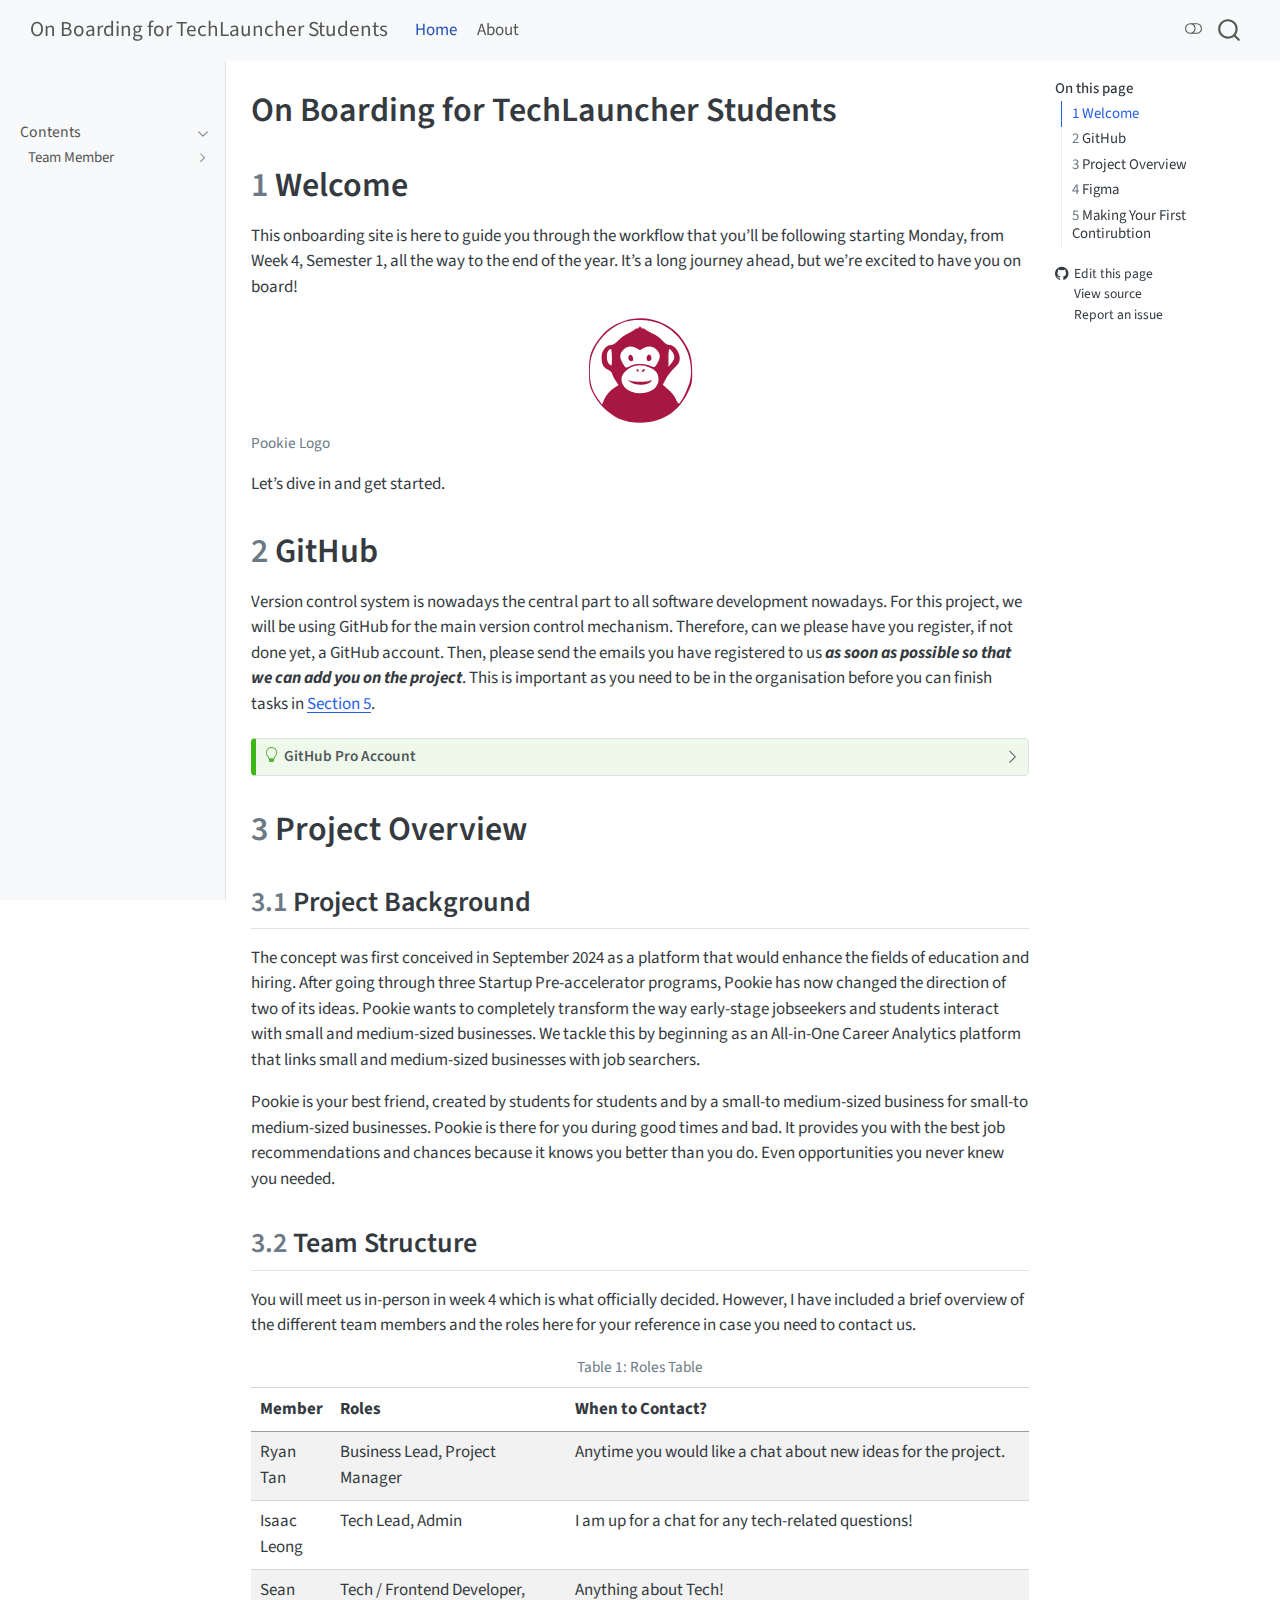
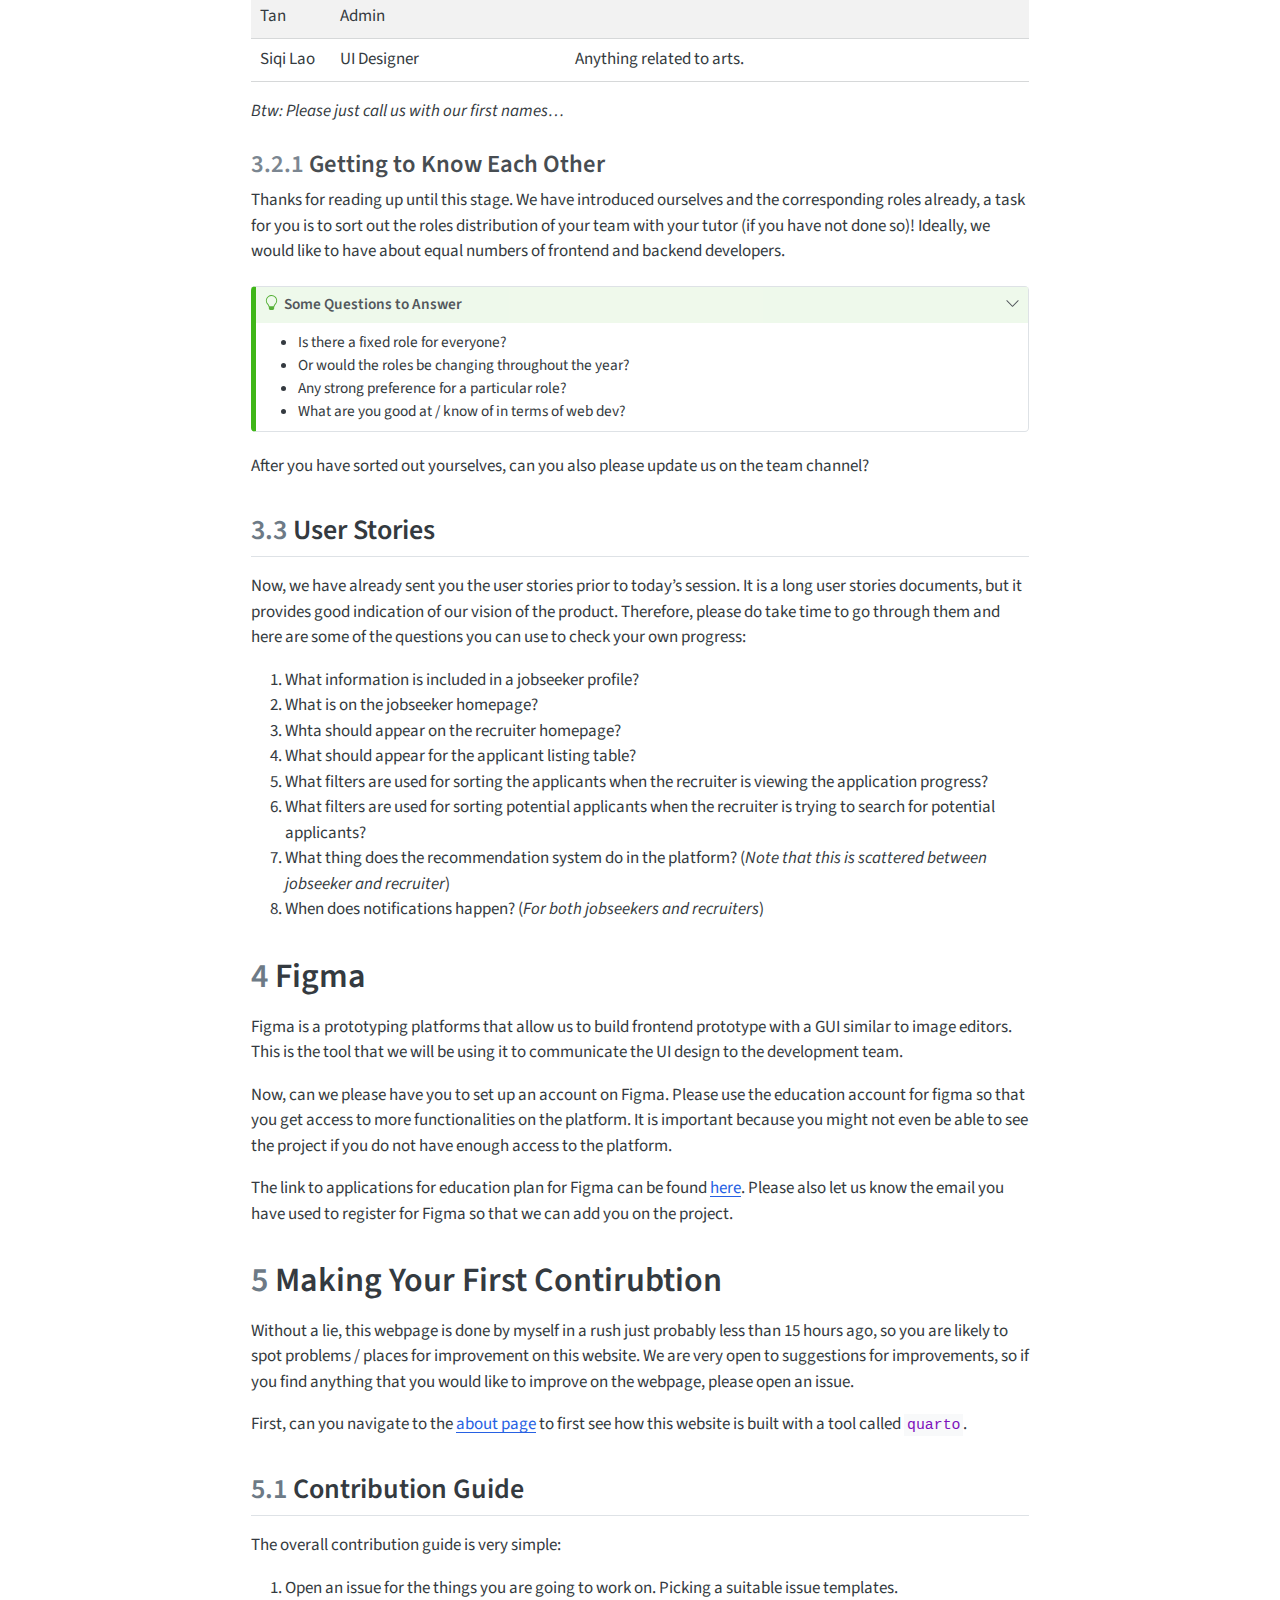
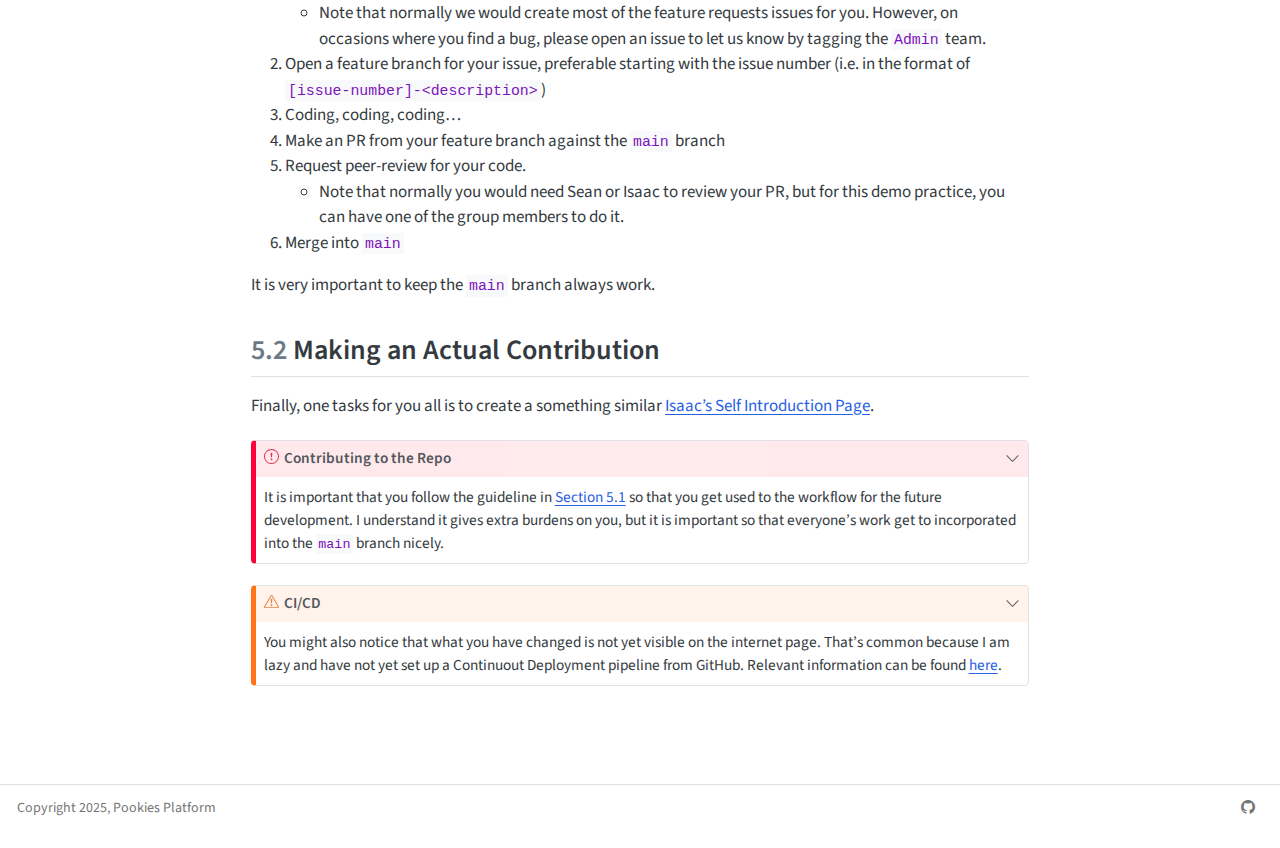
<file: index.html>
<!DOCTYPE html>
<html xmlns="http://www.w3.org/1999/xhtml" lang="en" xml:lang="en"><head>

<meta charset="utf-8">
<meta name="generator" content="quarto-1.6.40">

<meta name="viewport" content="width=device-width, initial-scale=1.0, user-scalable=yes">


<title>On Boarding for TechLauncher Students</title>
<style>
code{white-space: pre-wrap;}
span.smallcaps{font-variant: small-caps;}
div.columns{display: flex; gap: min(4vw, 1.5em);}
div.column{flex: auto; overflow-x: auto;}
div.hanging-indent{margin-left: 1.5em; text-indent: -1.5em;}
ul.task-list{list-style: none;}
ul.task-list li input[type="checkbox"] {
  width: 0.8em;
  margin: 0 0.8em 0.2em -1em; /* quarto-specific, see https://github.com/quarto-dev/quarto-cli/issues/4556 */ 
  vertical-align: middle;
}
</style>


<script src="site_libs/quarto-nav/quarto-nav.js"></script>
<script src="site_libs/quarto-nav/headroom.min.js"></script>
<script src="site_libs/clipboard/clipboard.min.js"></script>
<script src="site_libs/quarto-search/autocomplete.umd.js"></script>
<script src="site_libs/quarto-search/fuse.min.js"></script>
<script src="site_libs/quarto-search/quarto-search.js"></script>
<meta name="quarto:offset" content="./">
<script src="site_libs/quarto-html/quarto.js"></script>
<script src="site_libs/quarto-html/popper.min.js"></script>
<script src="site_libs/quarto-html/tippy.umd.min.js"></script>
<script src="site_libs/quarto-html/anchor.min.js"></script>
<link href="site_libs/quarto-html/tippy.css" rel="stylesheet">
<link href="site_libs/quarto-html/quarto-syntax-highlighting-549806ee2085284f45b00abea8c6df48.css" rel="stylesheet" class="quarto-color-scheme" id="quarto-text-highlighting-styles">
<link href="site_libs/quarto-html/quarto-syntax-highlighting-dark-8ea72dc5fed832574809a9c94082fbbb.css" rel="prefetch" class="quarto-color-scheme quarto-color-alternate" id="quarto-text-highlighting-styles">
<script src="site_libs/bootstrap/bootstrap.min.js"></script>
<link href="site_libs/bootstrap/bootstrap-icons.css" rel="stylesheet">
<link href="site_libs/bootstrap/bootstrap-1a941ba53de54fd32606c4de22292d93.min.css" rel="stylesheet" append-hash="true" class="quarto-color-scheme" id="quarto-bootstrap" data-mode="light">
<link href="site_libs/bootstrap/bootstrap-dark-3fc50e4ca44fed7f1d71d0ae0ac72807.min.css" rel="prefetch" append-hash="true" class="quarto-color-scheme quarto-color-alternate" id="quarto-bootstrap" data-mode="dark">
<script id="quarto-search-options" type="application/json">{
  "location": "navbar",
  "copy-button": false,
  "collapse-after": 3,
  "panel-placement": "end",
  "type": "overlay",
  "limit": 50,
  "keyboard-shortcut": [
    "f",
    "/",
    "s"
  ],
  "show-item-context": false,
  "language": {
    "search-no-results-text": "No results",
    "search-matching-documents-text": "matching documents",
    "search-copy-link-title": "Copy link to search",
    "search-hide-matches-text": "Hide additional matches",
    "search-more-match-text": "more match in this document",
    "search-more-matches-text": "more matches in this document",
    "search-clear-button-title": "Clear",
    "search-text-placeholder": "",
    "search-detached-cancel-button-title": "Cancel",
    "search-submit-button-title": "Submit",
    "search-label": "Search"
  }
}</script>
<style>html{ scroll-behavior: smooth; }</style>


<link rel="stylesheet" href="styles.css">
</head>

<body class="nav-sidebar docked nav-fixed">

<div id="quarto-search-results"></div>
  <header id="quarto-header" class="headroom fixed-top">
    <nav class="navbar navbar-expand-lg " data-bs-theme="dark">
      <div class="navbar-container container-fluid">
      <div class="navbar-brand-container mx-auto">
    <a class="navbar-brand" href="./index.html">
    <span class="navbar-title">On Boarding for TechLauncher Students</span>
    </a>
  </div>
            <div id="quarto-search" class="" title="Search"></div>
          <button class="navbar-toggler" type="button" data-bs-toggle="collapse" data-bs-target="#navbarCollapse" aria-controls="navbarCollapse" role="menu" aria-expanded="false" aria-label="Toggle navigation" onclick="if (window.quartoToggleHeadroom) { window.quartoToggleHeadroom(); }">
  <span class="navbar-toggler-icon"></span>
</button>
          <div class="collapse navbar-collapse" id="navbarCollapse">
            <ul class="navbar-nav navbar-nav-scroll me-auto">
  <li class="nav-item">
    <a class="nav-link active" href="./index.html" aria-current="page"> 
<span class="menu-text">Home</span></a>
  </li>  
  <li class="nav-item">
    <a class="nav-link" href="./about.html"> 
<span class="menu-text">About</span></a>
  </li>  
</ul>
          </div> <!-- /navcollapse -->
            <div class="quarto-navbar-tools">
  <a href="" class="quarto-color-scheme-toggle quarto-navigation-tool  px-1" onclick="window.quartoToggleColorScheme(); return false;" title="Toggle dark mode"><i class="bi"></i></a>
</div>
      </div> <!-- /container-fluid -->
    </nav>
  <nav class="quarto-secondary-nav">
    <div class="container-fluid d-flex">
      <button type="button" class="quarto-btn-toggle btn" data-bs-toggle="collapse" role="button" data-bs-target=".quarto-sidebar-collapse-item" aria-controls="quarto-sidebar" aria-expanded="false" aria-label="Toggle sidebar navigation" onclick="if (window.quartoToggleHeadroom) { window.quartoToggleHeadroom(); }">
        <i class="bi bi-layout-text-sidebar-reverse"></i>
      </button>
        <nav class="quarto-page-breadcrumbs" aria-label="breadcrumb"><ol class="breadcrumb"><li class="breadcrumb-item">On Boarding for TechLauncher Students</li></ol></nav>
        <a class="flex-grow-1" role="navigation" data-bs-toggle="collapse" data-bs-target=".quarto-sidebar-collapse-item" aria-controls="quarto-sidebar" aria-expanded="false" aria-label="Toggle sidebar navigation" onclick="if (window.quartoToggleHeadroom) { window.quartoToggleHeadroom(); }">      
        </a>
      <button type="button" class="btn quarto-search-button" aria-label="Search" onclick="window.quartoOpenSearch();">
        <i class="bi bi-search"></i>
      </button>
    </div>
  </nav>
</header>
<!-- content -->
<div id="quarto-content" class="quarto-container page-columns page-rows-contents page-layout-article page-navbar">
<!-- sidebar -->
  <nav id="quarto-sidebar" class="sidebar collapse collapse-horizontal quarto-sidebar-collapse-item sidebar-navigation docked overflow-auto">
        <div class="mt-2 flex-shrink-0 align-items-center">
        <div class="sidebar-search">
        <div id="quarto-search" class="" title="Search"></div>
        </div>
        </div>
    <div class="sidebar-menu-container"> 
    <ul class="list-unstyled mt-1">
        <li class="sidebar-item sidebar-item-section">
      <div class="sidebar-item-container"> 
            <a class="sidebar-item-text sidebar-link text-start" data-bs-toggle="collapse" data-bs-target="#quarto-sidebar-section-1" role="navigation" aria-expanded="true">
 <span class="menu-text">Contents</span></a>
          <a class="sidebar-item-toggle text-start" data-bs-toggle="collapse" data-bs-target="#quarto-sidebar-section-1" role="navigation" aria-expanded="true" aria-label="Toggle section">
            <i class="bi bi-chevron-right ms-2"></i>
          </a> 
      </div>
      <ul id="quarto-sidebar-section-1" class="collapse list-unstyled sidebar-section depth1 show">  
          <li class="sidebar-item sidebar-item-section">
      <div class="sidebar-item-container"> 
            <a class="sidebar-item-text sidebar-link text-start collapsed" data-bs-toggle="collapse" data-bs-target="#quarto-sidebar-section-2" role="navigation" aria-expanded="false">
 <span class="menu-text">Team Member</span></a>
          <a class="sidebar-item-toggle text-start collapsed" data-bs-toggle="collapse" data-bs-target="#quarto-sidebar-section-2" role="navigation" aria-expanded="false" aria-label="Toggle section">
            <i class="bi bi-chevron-right ms-2"></i>
          </a> 
      </div>
      <ul id="quarto-sidebar-section-2" class="collapse list-unstyled sidebar-section depth2 ">  
          <li class="sidebar-item">
  <div class="sidebar-item-container"> 
  <a href="./contents/team-member/issac-leong.html" class="sidebar-item-text sidebar-link">
 <span class="menu-text">A bit About Me - Isaac Leong</span></a>
  </div>
</li>
      </ul>
  </li>
      </ul>
  </li>
    </ul>
    </div>
</nav>
<div id="quarto-sidebar-glass" class="quarto-sidebar-collapse-item" data-bs-toggle="collapse" data-bs-target=".quarto-sidebar-collapse-item"></div>
<!-- margin-sidebar -->
    <div id="quarto-margin-sidebar" class="sidebar margin-sidebar">
        <nav id="TOC" role="doc-toc" class="toc-active">
    <h2 id="toc-title">On this page</h2>
   
  <ul>
  <li><a href="#sec-welcome" id="toc-sec-welcome" class="nav-link active" data-scroll-target="#sec-welcome"><span class="header-section-number">1</span> Welcome</a></li>
  <li><a href="#sec-github" id="toc-sec-github" class="nav-link" data-scroll-target="#sec-github"><span class="header-section-number">2</span> GitHub</a></li>
  <li><a href="#sec-project-overview" id="toc-sec-project-overview" class="nav-link" data-scroll-target="#sec-project-overview"><span class="header-section-number">3</span> Project Overview</a>
  <ul class="collapse">
  <li><a href="#project-background" id="toc-project-background" class="nav-link" data-scroll-target="#project-background"><span class="header-section-number">3.1</span> Project Background</a></li>
  <li><a href="#team-structure" id="toc-team-structure" class="nav-link" data-scroll-target="#team-structure"><span class="header-section-number">3.2</span> Team Structure</a>
  <ul class="collapse">
  <li><a href="#getting-to-know-each-other" id="toc-getting-to-know-each-other" class="nav-link" data-scroll-target="#getting-to-know-each-other"><span class="header-section-number">3.2.1</span> Getting to Know Each Other</a></li>
  </ul></li>
  <li><a href="#user-stories" id="toc-user-stories" class="nav-link" data-scroll-target="#user-stories"><span class="header-section-number">3.3</span> User Stories</a></li>
  </ul></li>
  <li><a href="#sec-figma" id="toc-sec-figma" class="nav-link" data-scroll-target="#sec-figma"><span class="header-section-number">4</span> Figma</a></li>
  <li><a href="#sec-first-contrib" id="toc-sec-first-contrib" class="nav-link" data-scroll-target="#sec-first-contrib"><span class="header-section-number">5</span> Making Your First Contirubtion</a>
  <ul class="collapse">
  <li><a href="#sec-contrib-guide" id="toc-sec-contrib-guide" class="nav-link" data-scroll-target="#sec-contrib-guide"><span class="header-section-number">5.1</span> Contribution Guide</a></li>
  <li><a href="#making-an-actual-contribution" id="toc-making-an-actual-contribution" class="nav-link" data-scroll-target="#making-an-actual-contribution"><span class="header-section-number">5.2</span> Making an Actual Contribution</a></li>
  </ul></li>
  </ul>
<div class="toc-actions"><ul><li><a href="https://github.com/Isaac7777-cpu/comp3425-data-mining-notes/edit/main/on-boarding/index.qmd" class="toc-action"><i class="bi bi-github"></i>Edit this page</a></li><li><a href="https://github.com/Isaac7777-cpu/comp3425-data-mining-notes/blob/main/on-boarding/index.qmd" class="toc-action"><i class="bi empty"></i>View source</a></li><li><a href="https://github.com/Isaac7777-cpu/comp3425-data-mining-notes/issues/new" class="toc-action"><i class="bi empty"></i>Report an issue</a></li></ul></div></nav>
    </div>
<!-- main -->
<main class="content" id="quarto-document-content">

<header id="title-block-header" class="quarto-title-block default">
<div class="quarto-title">
<h1 class="title">On Boarding for TechLauncher Students</h1>
</div>



<div class="quarto-title-meta">

    
  
    
  </div>
  


</header>


<section id="sec-welcome" class="level1" data-number="1">
<h1 data-number="1"><span class="header-section-number">1</span> Welcome</h1>
<p>This onboarding site is here to guide you through the workflow that you’ll be following starting Monday, from Week 4, Semester 1, all the way to the end of the year. It’s a long journey ahead, but we’re excited to have you on board!</p>
<div class="quarto-figure quarto-figure-center">
<figure class="figure">
<p><img src="pookie-logo-default.svg" class="img-fluid figure-img"></p>
<figcaption>Pookie Logo</figcaption>
</figure>
</div>
<p>Let’s dive in and get started.</p>
</section>
<section id="sec-github" class="level1" data-number="2">
<h1 data-number="2"><span class="header-section-number">2</span> GitHub</h1>
<p>Version control system is nowadays the central part to all software development nowadays. For this project, we will be using GitHub for the main version control mechanism. Therefore, can we please have you register, if not done yet, a GitHub account. Then, please send the emails you have registered to us <strong><em>as soon as possible so that we can add you on the project</em></strong>. This is important as you need to be in the organisation before you can finish tasks in <a href="#sec-first-contrib" class="quarto-xref">Section&nbsp;5</a>.</p>
<div class="callout callout-style-default callout-tip callout-titled" title="GitHub Pro Account">
<div class="callout-header d-flex align-content-center" data-bs-toggle="collapse" data-bs-target=".callout-1-contents" aria-controls="callout-1" aria-expanded="false" aria-label="Toggle callout">
<div class="callout-icon-container">
<i class="callout-icon"></i>
</div>
<div class="callout-title-container flex-fill">
GitHub Pro Account
</div>
<div class="callout-btn-toggle d-inline-block border-0 py-1 ps-1 pe-0 float-end"><i class="callout-toggle"></i></div>
</div>
<div id="callout-1" class="callout-1-contents callout-collapse collapse">
<div class="callout-body-container callout-body">
<p>As an ANU student you are legible for getting a GitHub Pro account, make sure you get that benefits and don’t fall in the trap of opening another account (which I did). You can use your existing account to get the benefits.</p>
</div>
</div>
</div>
</section>
<section id="sec-project-overview" class="level1" data-number="3">
<h1 data-number="3"><span class="header-section-number">3</span> Project Overview</h1>
<section id="project-background" class="level2" data-number="3.1">
<h2 data-number="3.1" class="anchored" data-anchor-id="project-background"><span class="header-section-number">3.1</span> Project Background</h2>
<p>The concept was first conceived in September 2024 as a platform that would enhance the fields of education and hiring. After going through three Startup Pre-accelerator programs, Pookie has now changed the direction of two of its ideas. Pookie wants to completely transform the way early-stage jobseekers and students interact with small and medium-sized businesses. We tackle this by beginning as an All-in-One Career Analytics platform that links small and medium-sized businesses with job searchers.</p>
<p>Pookie is your best friend, created by students for students and by a small-to medium-sized business for small-to medium-sized businesses. Pookie is there for you during good times and bad. It provides you with the best job recommendations and chances because it knows you better than you do. Even opportunities you never knew you needed.</p>
</section>
<section id="team-structure" class="level2" data-number="3.2">
<h2 data-number="3.2" class="anchored" data-anchor-id="team-structure"><span class="header-section-number">3.2</span> Team Structure</h2>
<p>You will meet us in-person in week 4 which is what officially decided. However, I have included a brief overview of the different team members and the roles here for your reference in case you need to contact us.</p>
<div id="tbl-member-role" class="hover striped quarto-float quarto-figure quarto-figure-center anchored">
<figure class="quarto-float quarto-float-tbl figure">
<figcaption class="quarto-float-caption-top quarto-float-caption quarto-float-tbl" id="tbl-member-role-caption-0ceaefa1-69ba-4598-a22c-09a6ac19f8ca">
Table&nbsp;1: Roles Table
</figcaption>
<div aria-describedby="tbl-member-role-caption-0ceaefa1-69ba-4598-a22c-09a6ac19f8ca">
<table class="table-hover table-striped caption-top table">
<colgroup>
<col style="width: 10%">
<col style="width: 30%">
<col style="width: 59%">
</colgroup>
<thead>
<tr class="header">
<th style="text-align: left;">Member</th>
<th style="text-align: left;">Roles</th>
<th style="text-align: left;">When to Contact?</th>
</tr>
</thead>
<tbody>
<tr class="odd">
<td style="text-align: left;">Ryan Tan</td>
<td style="text-align: left;">Business Lead, Project Manager</td>
<td style="text-align: left;">Anytime you would like a chat about new ideas for the project.</td>
</tr>
<tr class="even">
<td style="text-align: left;">Isaac Leong</td>
<td style="text-align: left;">Tech Lead, Admin</td>
<td style="text-align: left;">I am up for a chat for any tech-related questions!</td>
</tr>
<tr class="odd">
<td style="text-align: left;">Sean Tan</td>
<td style="text-align: left;">Tech / Frontend Developer, Admin</td>
<td style="text-align: left;">Anything about Tech!</td>
</tr>
<tr class="even">
<td style="text-align: left;">Siqi Lao</td>
<td style="text-align: left;">UI Designer</td>
<td style="text-align: left;">Anything related to arts.</td>
</tr>
</tbody>
</table>
</div>
</figure>
</div>
<p><em>Btw: Please just call us with our first names…</em></p>
<section id="getting-to-know-each-other" class="level3" data-number="3.2.1">
<h3 data-number="3.2.1" class="anchored" data-anchor-id="getting-to-know-each-other"><span class="header-section-number">3.2.1</span> Getting to Know Each Other</h3>
<p>Thanks for reading up until this stage. We have introduced ourselves and the corresponding roles already, a task for you is to sort out the roles distribution of your team with your tutor (if you have not done so)! Ideally, we would like to have about equal numbers of frontend and backend developers.</p>
<div class="callout callout-style-default callout-tip callout-titled" title="Some Questions to Answer">
<div class="callout-header d-flex align-content-center" data-bs-toggle="collapse" data-bs-target=".callout-2-contents" aria-controls="callout-2" aria-expanded="true" aria-label="Toggle callout">
<div class="callout-icon-container">
<i class="callout-icon"></i>
</div>
<div class="callout-title-container flex-fill">
Some Questions to Answer
</div>
<div class="callout-btn-toggle d-inline-block border-0 py-1 ps-1 pe-0 float-end"><i class="callout-toggle"></i></div>
</div>
<div id="callout-2" class="callout-2-contents callout-collapse collapse show">
<div class="callout-body-container callout-body">
<ul>
<li>Is there a fixed role for everyone?</li>
<li>Or would the roles be changing throughout the year?</li>
<li>Any strong preference for a particular role?</li>
<li>What are you good at / know of in terms of web dev?</li>
</ul>
</div>
</div>
</div>
<p>After you have sorted out yourselves, can you also please update us on the team channel?</p>
</section>
</section>
<section id="user-stories" class="level2" data-number="3.3">
<h2 data-number="3.3" class="anchored" data-anchor-id="user-stories"><span class="header-section-number">3.3</span> User Stories</h2>
<p>Now, we have already sent you the user stories prior to today’s session. It is a long user stories documents, but it provides good indication of our vision of the product. Therefore, please do take time to go through them and here are some of the questions you can use to check your own progress:</p>
<ol type="1">
<li>What information is included in a jobseeker profile?</li>
<li>What is on the jobseeker homepage?</li>
<li>Whta should appear on the recruiter homepage?</li>
<li>What should appear for the applicant listing table?</li>
<li>What filters are used for sorting the applicants when the recruiter is viewing the application progress?</li>
<li>What filters are used for sorting potential applicants when the recruiter is trying to search for potential applicants?</li>
<li>What thing does the recommendation system do in the platform? (<em>Note that this is scattered between jobseeker and recruiter</em>)</li>
<li>When does notifications happen? (<em>For both jobseekers and recruiters</em>)</li>
</ol>
</section>
</section>
<section id="sec-figma" class="level1" data-number="4">
<h1 data-number="4"><span class="header-section-number">4</span> Figma</h1>
<p>Figma is a prototyping platforms that allow us to build frontend prototype with a GUI similar to image editors. This is the tool that we will be using it to communicate the UI design to the development team.</p>
<p>Now, can we please have you to set up an account on Figma. Please use the education account for figma so that you get access to more functionalities on the platform. It is important because you might not even be able to see the project if you do not have enough access to the platform.</p>
<p>The link to applications for education plan for Figma can be found <a href="https://www.figma.com/education/">here</a>. Please also let us know the email you have used to register for Figma so that we can add you on the project.</p>
</section>
<section id="sec-first-contrib" class="level1" data-number="5">
<h1 data-number="5"><span class="header-section-number">5</span> Making Your First Contirubtion</h1>
<p>Without a lie, this webpage is done by myself in a rush just probably less than 15 hours ago, so you are likely to spot problems / places for improvement on this website. We are very open to suggestions for improvements, so if you find anything that you would like to improve on the webpage, please open an issue.</p>
<p>First, can you navigate to the <a href="./about.html">about page</a> to first see how this website is built with a tool called <code>quarto</code>.</p>
<section id="sec-contrib-guide" class="level2" data-number="5.1">
<h2 data-number="5.1" class="anchored" data-anchor-id="sec-contrib-guide"><span class="header-section-number">5.1</span> Contribution Guide</h2>
<p>The overall contribution guide is very simple:</p>
<ol type="1">
<li>Open an issue for the things you are going to work on. Picking a suitable issue templates.
<ul>
<li>Note that normally we would create most of the feature requests issues for you. However, on occasions where you find a bug, please open an issue to let us know by tagging the <code>Admin</code> team.</li>
</ul></li>
<li>Open a feature branch for your issue, preferable starting with the issue number (i.e.&nbsp;in the format of <code>[issue-number]-&lt;description&gt;</code>)</li>
<li>Coding, coding, coding…</li>
<li>Make an PR from your feature branch against the <code>main</code> branch</li>
<li>Request peer-review for your code.
<ul>
<li>Note that normally you would need Sean or Isaac to review your PR, but for this demo practice, you can have one of the group members to do it.</li>
</ul></li>
<li>Merge into <code>main</code></li>
</ol>
<p>It is very important to keep the <code>main</code> branch always work.</p>
</section>
<section id="making-an-actual-contribution" class="level2" data-number="5.2">
<h2 data-number="5.2" class="anchored" data-anchor-id="making-an-actual-contribution"><span class="header-section-number">5.2</span> Making an Actual Contribution</h2>
<p>Finally, one tasks for you all is to create a something similar <a href="./contents/team-member/issac-leong.html">Isaac’s Self Introduction Page</a>.</p>
<div class="callout callout-style-default callout-important callout-titled" title="Contributing to the Repo">
<div class="callout-header d-flex align-content-center" data-bs-toggle="collapse" data-bs-target=".callout-3-contents" aria-controls="callout-3" aria-expanded="true" aria-label="Toggle callout">
<div class="callout-icon-container">
<i class="callout-icon"></i>
</div>
<div class="callout-title-container flex-fill">
Contributing to the Repo
</div>
<div class="callout-btn-toggle d-inline-block border-0 py-1 ps-1 pe-0 float-end"><i class="callout-toggle"></i></div>
</div>
<div id="callout-3" class="callout-3-contents callout-collapse collapse show">
<div class="callout-body-container callout-body">
<p>It is important that you follow the guideline in <a href="#sec-contrib-guide" class="quarto-xref">Section&nbsp;5.1</a> so that you get used to the workflow for the future development. I understand it gives extra burdens on you, but it is important so that everyone’s work get to incorporated into the <code>main</code> branch nicely.</p>
</div>
</div>
</div>
<div class="callout callout-style-default callout-warning callout-titled" title="CI/CD">
<div class="callout-header d-flex align-content-center" data-bs-toggle="collapse" data-bs-target=".callout-4-contents" aria-controls="callout-4" aria-expanded="true" aria-label="Toggle callout">
<div class="callout-icon-container">
<i class="callout-icon"></i>
</div>
<div class="callout-title-container flex-fill">
CI/CD
</div>
<div class="callout-btn-toggle d-inline-block border-0 py-1 ps-1 pe-0 float-end"><i class="callout-toggle"></i></div>
</div>
<div id="callout-4" class="callout-4-contents callout-collapse collapse show">
<div class="callout-body-container callout-body">
<p>You might also notice that what you have changed is not yet visible on the internet page. That’s common because I am lazy and have not yet set up a Continuout Deployment pipeline from GitHub. Relevant information can be found <a href="https://quarto.org/docs/websites/#workflow">here</a>.</p>
</div>
</div>
</div>


</section>
</section>

</main> <!-- /main -->
<script id="quarto-html-after-body" type="application/javascript">
window.document.addEventListener("DOMContentLoaded", function (event) {
  const toggleBodyColorMode = (bsSheetEl) => {
    const mode = bsSheetEl.getAttribute("data-mode");
    const bodyEl = window.document.querySelector("body");
    if (mode === "dark") {
      bodyEl.classList.add("quarto-dark");
      bodyEl.classList.remove("quarto-light");
    } else {
      bodyEl.classList.add("quarto-light");
      bodyEl.classList.remove("quarto-dark");
    }
  }
  const toggleBodyColorPrimary = () => {
    const bsSheetEl = window.document.querySelector("link#quarto-bootstrap");
    if (bsSheetEl) {
      toggleBodyColorMode(bsSheetEl);
    }
  }
  toggleBodyColorPrimary();  
  const disableStylesheet = (stylesheets) => {
    for (let i=0; i < stylesheets.length; i++) {
      const stylesheet = stylesheets[i];
      stylesheet.rel = 'prefetch';
    }
  }
  const enableStylesheet = (stylesheets) => {
    for (let i=0; i < stylesheets.length; i++) {
      const stylesheet = stylesheets[i];
      stylesheet.rel = 'stylesheet';
    }
  }
  const manageTransitions = (selector, allowTransitions) => {
    const els = window.document.querySelectorAll(selector);
    for (let i=0; i < els.length; i++) {
      const el = els[i];
      if (allowTransitions) {
        el.classList.remove('notransition');
      } else {
        el.classList.add('notransition');
      }
    }
  }
  const toggleGiscusIfUsed = (isAlternate, darkModeDefault) => {
    const baseTheme = document.querySelector('#giscus-base-theme')?.value ?? 'light';
    const alternateTheme = document.querySelector('#giscus-alt-theme')?.value ?? 'dark';
    let newTheme = '';
    if(darkModeDefault) {
      newTheme = isAlternate ? baseTheme : alternateTheme;
    } else {
      newTheme = isAlternate ? alternateTheme : baseTheme;
    }
    const changeGiscusTheme = () => {
      // From: https://github.com/giscus/giscus/issues/336
      const sendMessage = (message) => {
        const iframe = document.querySelector('iframe.giscus-frame');
        if (!iframe) return;
        iframe.contentWindow.postMessage({ giscus: message }, 'https://giscus.app');
      }
      sendMessage({
        setConfig: {
          theme: newTheme
        }
      });
    }
    const isGiscussLoaded = window.document.querySelector('iframe.giscus-frame') !== null;
    if (isGiscussLoaded) {
      changeGiscusTheme();
    }
  }
  const toggleColorMode = (alternate) => {
    // Switch the stylesheets
    const alternateStylesheets = window.document.querySelectorAll('link.quarto-color-scheme.quarto-color-alternate');
    manageTransitions('#quarto-margin-sidebar .nav-link', false);
    if (alternate) {
      enableStylesheet(alternateStylesheets);
      for (const sheetNode of alternateStylesheets) {
        if (sheetNode.id === "quarto-bootstrap") {
          toggleBodyColorMode(sheetNode);
        }
      }
    } else {
      disableStylesheet(alternateStylesheets);
      toggleBodyColorPrimary();
    }
    manageTransitions('#quarto-margin-sidebar .nav-link', true);
    // Switch the toggles
    const toggles = window.document.querySelectorAll('.quarto-color-scheme-toggle');
    for (let i=0; i < toggles.length; i++) {
      const toggle = toggles[i];
      if (toggle) {
        if (alternate) {
          toggle.classList.add("alternate");     
        } else {
          toggle.classList.remove("alternate");
        }
      }
    }
    // Hack to workaround the fact that safari doesn't
    // properly recolor the scrollbar when toggling (#1455)
    if (navigator.userAgent.indexOf('Safari') > 0 && navigator.userAgent.indexOf('Chrome') == -1) {
      manageTransitions("body", false);
      window.scrollTo(0, 1);
      setTimeout(() => {
        window.scrollTo(0, 0);
        manageTransitions("body", true);
      }, 40);  
    }
  }
  const isFileUrl = () => { 
    return window.location.protocol === 'file:';
  }
  const hasAlternateSentinel = () => {  
    let styleSentinel = getColorSchemeSentinel();
    if (styleSentinel !== null) {
      return styleSentinel === "alternate";
    } else {
      return false;
    }
  }
  const setStyleSentinel = (alternate) => {
    const value = alternate ? "alternate" : "default";
    if (!isFileUrl()) {
      window.localStorage.setItem("quarto-color-scheme", value);
    } else {
      localAlternateSentinel = value;
    }
  }
  const getColorSchemeSentinel = () => {
    if (!isFileUrl()) {
      const storageValue = window.localStorage.getItem("quarto-color-scheme");
      return storageValue != null ? storageValue : localAlternateSentinel;
    } else {
      return localAlternateSentinel;
    }
  }
  const darkModeDefault = false;
  let localAlternateSentinel = darkModeDefault ? 'alternate' : 'default';
  // Dark / light mode switch
  window.quartoToggleColorScheme = () => {
    // Read the current dark / light value 
    let toAlternate = !hasAlternateSentinel();
    toggleColorMode(toAlternate);
    setStyleSentinel(toAlternate);
    toggleGiscusIfUsed(toAlternate, darkModeDefault);
  };
  // Ensure there is a toggle, if there isn't float one in the top right
  if (window.document.querySelector('.quarto-color-scheme-toggle') === null) {
    const a = window.document.createElement('a');
    a.classList.add('top-right');
    a.classList.add('quarto-color-scheme-toggle');
    a.href = "";
    a.onclick = function() { try { window.quartoToggleColorScheme(); } catch {} return false; };
    const i = window.document.createElement("i");
    i.classList.add('bi');
    a.appendChild(i);
    window.document.body.appendChild(a);
  }
  // Switch to dark mode if need be
  if (hasAlternateSentinel()) {
    toggleColorMode(true);
  } else {
    toggleColorMode(false);
  }
  const icon = "";
  const anchorJS = new window.AnchorJS();
  anchorJS.options = {
    placement: 'right',
    icon: icon
  };
  anchorJS.add('.anchored');
  const isCodeAnnotation = (el) => {
    for (const clz of el.classList) {
      if (clz.startsWith('code-annotation-')) {                     
        return true;
      }
    }
    return false;
  }
  const onCopySuccess = function(e) {
    // button target
    const button = e.trigger;
    // don't keep focus
    button.blur();
    // flash "checked"
    button.classList.add('code-copy-button-checked');
    var currentTitle = button.getAttribute("title");
    button.setAttribute("title", "Copied!");
    let tooltip;
    if (window.bootstrap) {
      button.setAttribute("data-bs-toggle", "tooltip");
      button.setAttribute("data-bs-placement", "left");
      button.setAttribute("data-bs-title", "Copied!");
      tooltip = new bootstrap.Tooltip(button, 
        { trigger: "manual", 
          customClass: "code-copy-button-tooltip",
          offset: [0, -8]});
      tooltip.show();    
    }
    setTimeout(function() {
      if (tooltip) {
        tooltip.hide();
        button.removeAttribute("data-bs-title");
        button.removeAttribute("data-bs-toggle");
        button.removeAttribute("data-bs-placement");
      }
      button.setAttribute("title", currentTitle);
      button.classList.remove('code-copy-button-checked');
    }, 1000);
    // clear code selection
    e.clearSelection();
  }
  const getTextToCopy = function(trigger) {
      const codeEl = trigger.previousElementSibling.cloneNode(true);
      for (const childEl of codeEl.children) {
        if (isCodeAnnotation(childEl)) {
          childEl.remove();
        }
      }
      return codeEl.innerText;
  }
  const clipboard = new window.ClipboardJS('.code-copy-button:not([data-in-quarto-modal])', {
    text: getTextToCopy
  });
  clipboard.on('success', onCopySuccess);
  if (window.document.getElementById('quarto-embedded-source-code-modal')) {
    const clipboardModal = new window.ClipboardJS('.code-copy-button[data-in-quarto-modal]', {
      text: getTextToCopy,
      container: window.document.getElementById('quarto-embedded-source-code-modal')
    });
    clipboardModal.on('success', onCopySuccess);
  }
    var localhostRegex = new RegExp(/^(?:http|https):\/\/localhost\:?[0-9]*\//);
    var mailtoRegex = new RegExp(/^mailto:/);
      var filterRegex = new RegExp("https:\/\/pookie-platform\.github\.io\/on-boarding-demo\/");
    var isInternal = (href) => {
        return filterRegex.test(href) || localhostRegex.test(href) || mailtoRegex.test(href);
    }
    // Inspect non-navigation links and adorn them if external
 	var links = window.document.querySelectorAll('a[href]:not(.nav-link):not(.navbar-brand):not(.toc-action):not(.sidebar-link):not(.sidebar-item-toggle):not(.pagination-link):not(.no-external):not([aria-hidden]):not(.dropdown-item):not(.quarto-navigation-tool):not(.about-link)');
    for (var i=0; i<links.length; i++) {
      const link = links[i];
      if (!isInternal(link.href)) {
        // undo the damage that might have been done by quarto-nav.js in the case of
        // links that we want to consider external
        if (link.dataset.originalHref !== undefined) {
          link.href = link.dataset.originalHref;
        }
      }
    }
  function tippyHover(el, contentFn, onTriggerFn, onUntriggerFn) {
    const config = {
      allowHTML: true,
      maxWidth: 500,
      delay: 100,
      arrow: false,
      appendTo: function(el) {
          return el.parentElement;
      },
      interactive: true,
      interactiveBorder: 10,
      theme: 'quarto',
      placement: 'bottom-start',
    };
    if (contentFn) {
      config.content = contentFn;
    }
    if (onTriggerFn) {
      config.onTrigger = onTriggerFn;
    }
    if (onUntriggerFn) {
      config.onUntrigger = onUntriggerFn;
    }
    window.tippy(el, config); 
  }
  const noterefs = window.document.querySelectorAll('a[role="doc-noteref"]');
  for (var i=0; i<noterefs.length; i++) {
    const ref = noterefs[i];
    tippyHover(ref, function() {
      // use id or data attribute instead here
      let href = ref.getAttribute('data-footnote-href') || ref.getAttribute('href');
      try { href = new URL(href).hash; } catch {}
      const id = href.replace(/^#\/?/, "");
      const note = window.document.getElementById(id);
      if (note) {
        return note.innerHTML;
      } else {
        return "";
      }
    });
  }
  const xrefs = window.document.querySelectorAll('a.quarto-xref');
  const processXRef = (id, note) => {
    // Strip column container classes
    const stripColumnClz = (el) => {
      el.classList.remove("page-full", "page-columns");
      if (el.children) {
        for (const child of el.children) {
          stripColumnClz(child);
        }
      }
    }
    stripColumnClz(note)
    if (id === null || id.startsWith('sec-')) {
      // Special case sections, only their first couple elements
      const container = document.createElement("div");
      if (note.children && note.children.length > 2) {
        container.appendChild(note.children[0].cloneNode(true));
        for (let i = 1; i < note.children.length; i++) {
          const child = note.children[i];
          if (child.tagName === "P" && child.innerText === "") {
            continue;
          } else {
            container.appendChild(child.cloneNode(true));
            break;
          }
        }
        if (window.Quarto?.typesetMath) {
          window.Quarto.typesetMath(container);
        }
        return container.innerHTML
      } else {
        if (window.Quarto?.typesetMath) {
          window.Quarto.typesetMath(note);
        }
        return note.innerHTML;
      }
    } else {
      // Remove any anchor links if they are present
      const anchorLink = note.querySelector('a.anchorjs-link');
      if (anchorLink) {
        anchorLink.remove();
      }
      if (window.Quarto?.typesetMath) {
        window.Quarto.typesetMath(note);
      }
      if (note.classList.contains("callout")) {
        return note.outerHTML;
      } else {
        return note.innerHTML;
      }
    }
  }
  for (var i=0; i<xrefs.length; i++) {
    const xref = xrefs[i];
    tippyHover(xref, undefined, function(instance) {
      instance.disable();
      let url = xref.getAttribute('href');
      let hash = undefined; 
      if (url.startsWith('#')) {
        hash = url;
      } else {
        try { hash = new URL(url).hash; } catch {}
      }
      if (hash) {
        const id = hash.replace(/^#\/?/, "");
        const note = window.document.getElementById(id);
        if (note !== null) {
          try {
            const html = processXRef(id, note.cloneNode(true));
            instance.setContent(html);
          } finally {
            instance.enable();
            instance.show();
          }
        } else {
          // See if we can fetch this
          fetch(url.split('#')[0])
          .then(res => res.text())
          .then(html => {
            const parser = new DOMParser();
            const htmlDoc = parser.parseFromString(html, "text/html");
            const note = htmlDoc.getElementById(id);
            if (note !== null) {
              const html = processXRef(id, note);
              instance.setContent(html);
            } 
          }).finally(() => {
            instance.enable();
            instance.show();
          });
        }
      } else {
        // See if we can fetch a full url (with no hash to target)
        // This is a special case and we should probably do some content thinning / targeting
        fetch(url)
        .then(res => res.text())
        .then(html => {
          const parser = new DOMParser();
          const htmlDoc = parser.parseFromString(html, "text/html");
          const note = htmlDoc.querySelector('main.content');
          if (note !== null) {
            // This should only happen for chapter cross references
            // (since there is no id in the URL)
            // remove the first header
            if (note.children.length > 0 && note.children[0].tagName === "HEADER") {
              note.children[0].remove();
            }
            const html = processXRef(null, note);
            instance.setContent(html);
          } 
        }).finally(() => {
          instance.enable();
          instance.show();
        });
      }
    }, function(instance) {
    });
  }
      let selectedAnnoteEl;
      const selectorForAnnotation = ( cell, annotation) => {
        let cellAttr = 'data-code-cell="' + cell + '"';
        let lineAttr = 'data-code-annotation="' +  annotation + '"';
        const selector = 'span[' + cellAttr + '][' + lineAttr + ']';
        return selector;
      }
      const selectCodeLines = (annoteEl) => {
        const doc = window.document;
        const targetCell = annoteEl.getAttribute("data-target-cell");
        const targetAnnotation = annoteEl.getAttribute("data-target-annotation");
        const annoteSpan = window.document.querySelector(selectorForAnnotation(targetCell, targetAnnotation));
        const lines = annoteSpan.getAttribute("data-code-lines").split(",");
        const lineIds = lines.map((line) => {
          return targetCell + "-" + line;
        })
        let top = null;
        let height = null;
        let parent = null;
        if (lineIds.length > 0) {
            //compute the position of the single el (top and bottom and make a div)
            const el = window.document.getElementById(lineIds[0]);
            top = el.offsetTop;
            height = el.offsetHeight;
            parent = el.parentElement.parentElement;
          if (lineIds.length > 1) {
            const lastEl = window.document.getElementById(lineIds[lineIds.length - 1]);
            const bottom = lastEl.offsetTop + lastEl.offsetHeight;
            height = bottom - top;
          }
          if (top !== null && height !== null && parent !== null) {
            // cook up a div (if necessary) and position it 
            let div = window.document.getElementById("code-annotation-line-highlight");
            if (div === null) {
              div = window.document.createElement("div");
              div.setAttribute("id", "code-annotation-line-highlight");
              div.style.position = 'absolute';
              parent.appendChild(div);
            }
            div.style.top = top - 2 + "px";
            div.style.height = height + 4 + "px";
            div.style.left = 0;
            let gutterDiv = window.document.getElementById("code-annotation-line-highlight-gutter");
            if (gutterDiv === null) {
              gutterDiv = window.document.createElement("div");
              gutterDiv.setAttribute("id", "code-annotation-line-highlight-gutter");
              gutterDiv.style.position = 'absolute';
              const codeCell = window.document.getElementById(targetCell);
              const gutter = codeCell.querySelector('.code-annotation-gutter');
              gutter.appendChild(gutterDiv);
            }
            gutterDiv.style.top = top - 2 + "px";
            gutterDiv.style.height = height + 4 + "px";
          }
          selectedAnnoteEl = annoteEl;
        }
      };
      const unselectCodeLines = () => {
        const elementsIds = ["code-annotation-line-highlight", "code-annotation-line-highlight-gutter"];
        elementsIds.forEach((elId) => {
          const div = window.document.getElementById(elId);
          if (div) {
            div.remove();
          }
        });
        selectedAnnoteEl = undefined;
      };
        // Handle positioning of the toggle
    window.addEventListener(
      "resize",
      throttle(() => {
        elRect = undefined;
        if (selectedAnnoteEl) {
          selectCodeLines(selectedAnnoteEl);
        }
      }, 10)
    );
    function throttle(fn, ms) {
    let throttle = false;
    let timer;
      return (...args) => {
        if(!throttle) { // first call gets through
            fn.apply(this, args);
            throttle = true;
        } else { // all the others get throttled
            if(timer) clearTimeout(timer); // cancel #2
            timer = setTimeout(() => {
              fn.apply(this, args);
              timer = throttle = false;
            }, ms);
        }
      };
    }
      // Attach click handler to the DT
      const annoteDls = window.document.querySelectorAll('dt[data-target-cell]');
      for (const annoteDlNode of annoteDls) {
        annoteDlNode.addEventListener('click', (event) => {
          const clickedEl = event.target;
          if (clickedEl !== selectedAnnoteEl) {
            unselectCodeLines();
            const activeEl = window.document.querySelector('dt[data-target-cell].code-annotation-active');
            if (activeEl) {
              activeEl.classList.remove('code-annotation-active');
            }
            selectCodeLines(clickedEl);
            clickedEl.classList.add('code-annotation-active');
          } else {
            // Unselect the line
            unselectCodeLines();
            clickedEl.classList.remove('code-annotation-active');
          }
        });
      }
  const findCites = (el) => {
    const parentEl = el.parentElement;
    if (parentEl) {
      const cites = parentEl.dataset.cites;
      if (cites) {
        return {
          el,
          cites: cites.split(' ')
        };
      } else {
        return findCites(el.parentElement)
      }
    } else {
      return undefined;
    }
  };
  var bibliorefs = window.document.querySelectorAll('a[role="doc-biblioref"]');
  for (var i=0; i<bibliorefs.length; i++) {
    const ref = bibliorefs[i];
    const citeInfo = findCites(ref);
    if (citeInfo) {
      tippyHover(citeInfo.el, function() {
        var popup = window.document.createElement('div');
        citeInfo.cites.forEach(function(cite) {
          var citeDiv = window.document.createElement('div');
          citeDiv.classList.add('hanging-indent');
          citeDiv.classList.add('csl-entry');
          var biblioDiv = window.document.getElementById('ref-' + cite);
          if (biblioDiv) {
            citeDiv.innerHTML = biblioDiv.innerHTML;
          }
          popup.appendChild(citeDiv);
        });
        return popup.innerHTML;
      });
    }
  }
});
</script>
</div> <!-- /content -->
<footer class="footer">
  <div class="nav-footer">
    <div class="nav-footer-left">
<p>Copyright 2025, Pookies Platform</p>
</div>   
    <div class="nav-footer-center">
      &nbsp;
    <div class="toc-actions d-sm-block d-md-none"><ul><li><a href="https://github.com/Isaac7777-cpu/comp3425-data-mining-notes/edit/main/on-boarding/index.qmd" class="toc-action"><i class="bi bi-github"></i>Edit this page</a></li><li><a href="https://github.com/Isaac7777-cpu/comp3425-data-mining-notes/blob/main/on-boarding/index.qmd" class="toc-action"><i class="bi empty"></i>View source</a></li><li><a href="https://github.com/Isaac7777-cpu/comp3425-data-mining-notes/issues/new" class="toc-action"><i class="bi empty"></i>Report an issue</a></li></ul></div></div>
    <div class="nav-footer-right">
      <ul class="footer-items list-unstyled">
    <li class="nav-item compact">
    <a class="nav-link" href="https://pookie-landing-page.vercel.app">
      <i class="bi bi-github" role="img">
</i> 
    </a>
  </li>  
</ul>
    </div>
  </div>
</footer>




<script src="site_libs/quarto-html/zenscroll-min.js"></script>
</body></html>
</file>
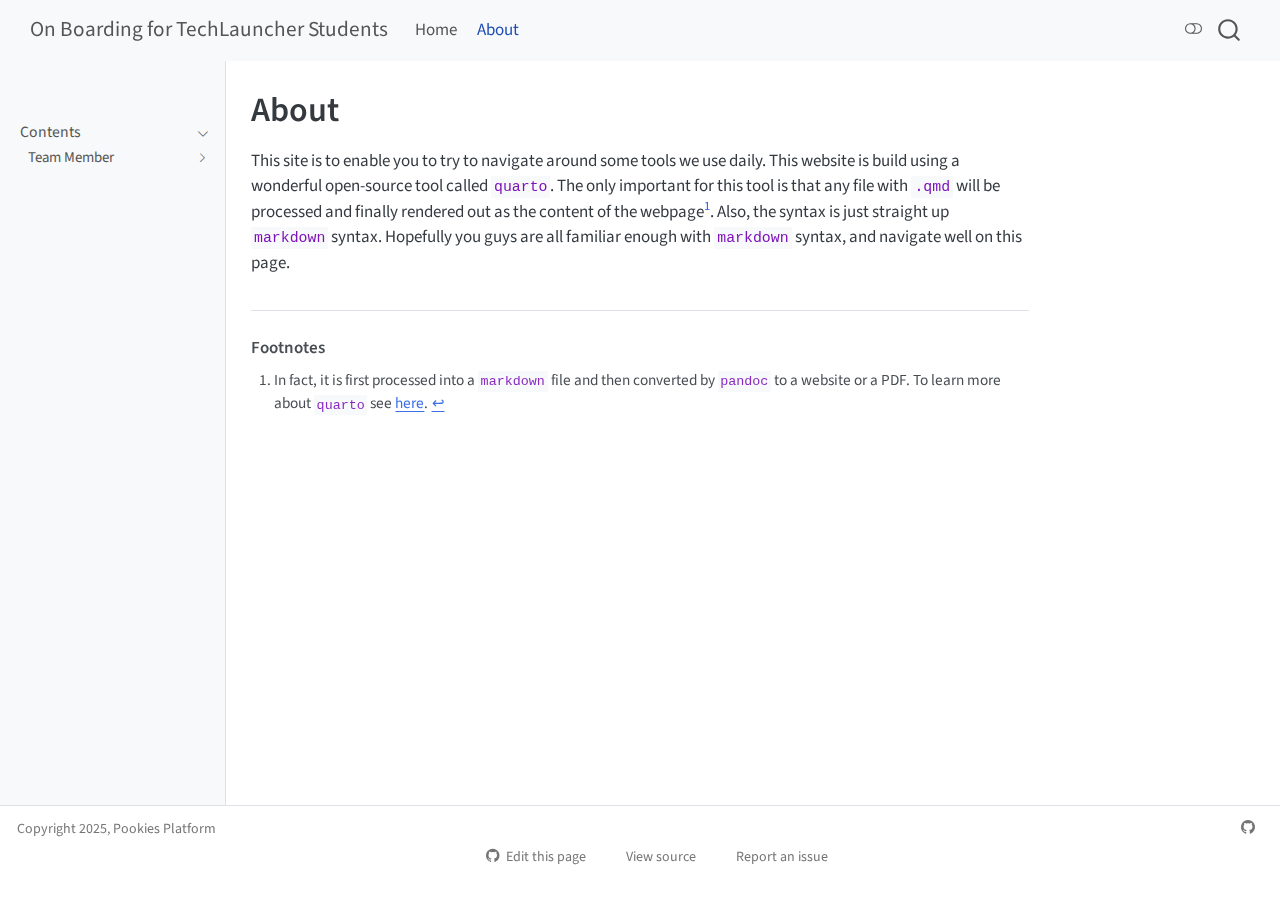
<file: about.html>
<!DOCTYPE html>
<html xmlns="http://www.w3.org/1999/xhtml" lang="en" xml:lang="en"><head>

<meta charset="utf-8">
<meta name="generator" content="quarto-1.6.40">

<meta name="viewport" content="width=device-width, initial-scale=1.0, user-scalable=yes">


<title>About – On Boarding for TechLauncher Students</title>
<style>
code{white-space: pre-wrap;}
span.smallcaps{font-variant: small-caps;}
div.columns{display: flex; gap: min(4vw, 1.5em);}
div.column{flex: auto; overflow-x: auto;}
div.hanging-indent{margin-left: 1.5em; text-indent: -1.5em;}
ul.task-list{list-style: none;}
ul.task-list li input[type="checkbox"] {
  width: 0.8em;
  margin: 0 0.8em 0.2em -1em; /* quarto-specific, see https://github.com/quarto-dev/quarto-cli/issues/4556 */ 
  vertical-align: middle;
}
</style>


<script src="site_libs/quarto-nav/quarto-nav.js"></script>
<script src="site_libs/quarto-nav/headroom.min.js"></script>
<script src="site_libs/clipboard/clipboard.min.js"></script>
<script src="site_libs/quarto-search/autocomplete.umd.js"></script>
<script src="site_libs/quarto-search/fuse.min.js"></script>
<script src="site_libs/quarto-search/quarto-search.js"></script>
<meta name="quarto:offset" content="./">
<script src="site_libs/quarto-html/quarto.js"></script>
<script src="site_libs/quarto-html/popper.min.js"></script>
<script src="site_libs/quarto-html/tippy.umd.min.js"></script>
<script src="site_libs/quarto-html/anchor.min.js"></script>
<link href="site_libs/quarto-html/tippy.css" rel="stylesheet">
<link href="site_libs/quarto-html/quarto-syntax-highlighting-549806ee2085284f45b00abea8c6df48.css" rel="stylesheet" class="quarto-color-scheme" id="quarto-text-highlighting-styles">
<link href="site_libs/quarto-html/quarto-syntax-highlighting-dark-8ea72dc5fed832574809a9c94082fbbb.css" rel="prefetch" class="quarto-color-scheme quarto-color-alternate" id="quarto-text-highlighting-styles">
<script src="site_libs/bootstrap/bootstrap.min.js"></script>
<link href="site_libs/bootstrap/bootstrap-icons.css" rel="stylesheet">
<link href="site_libs/bootstrap/bootstrap-1a941ba53de54fd32606c4de22292d93.min.css" rel="stylesheet" append-hash="true" class="quarto-color-scheme" id="quarto-bootstrap" data-mode="light">
<link href="site_libs/bootstrap/bootstrap-dark-3fc50e4ca44fed7f1d71d0ae0ac72807.min.css" rel="prefetch" append-hash="true" class="quarto-color-scheme quarto-color-alternate" id="quarto-bootstrap" data-mode="dark">
<script id="quarto-search-options" type="application/json">{
  "location": "navbar",
  "copy-button": false,
  "collapse-after": 3,
  "panel-placement": "end",
  "type": "overlay",
  "limit": 50,
  "keyboard-shortcut": [
    "f",
    "/",
    "s"
  ],
  "show-item-context": false,
  "language": {
    "search-no-results-text": "No results",
    "search-matching-documents-text": "matching documents",
    "search-copy-link-title": "Copy link to search",
    "search-hide-matches-text": "Hide additional matches",
    "search-more-match-text": "more match in this document",
    "search-more-matches-text": "more matches in this document",
    "search-clear-button-title": "Clear",
    "search-text-placeholder": "",
    "search-detached-cancel-button-title": "Cancel",
    "search-submit-button-title": "Submit",
    "search-label": "Search"
  }
}</script>
<style>html{ scroll-behavior: smooth; }</style>


<link rel="stylesheet" href="styles.css">
</head>

<body class="nav-sidebar docked nav-fixed">

<div id="quarto-search-results"></div>
  <header id="quarto-header" class="headroom fixed-top">
    <nav class="navbar navbar-expand-lg " data-bs-theme="dark">
      <div class="navbar-container container-fluid">
      <div class="navbar-brand-container mx-auto">
    <a class="navbar-brand" href="./index.html">
    <span class="navbar-title">On Boarding for TechLauncher Students</span>
    </a>
  </div>
            <div id="quarto-search" class="" title="Search"></div>
          <button class="navbar-toggler" type="button" data-bs-toggle="collapse" data-bs-target="#navbarCollapse" aria-controls="navbarCollapse" role="menu" aria-expanded="false" aria-label="Toggle navigation" onclick="if (window.quartoToggleHeadroom) { window.quartoToggleHeadroom(); }">
  <span class="navbar-toggler-icon"></span>
</button>
          <div class="collapse navbar-collapse" id="navbarCollapse">
            <ul class="navbar-nav navbar-nav-scroll me-auto">
  <li class="nav-item">
    <a class="nav-link" href="./index.html"> 
<span class="menu-text">Home</span></a>
  </li>  
  <li class="nav-item">
    <a class="nav-link active" href="./about.html" aria-current="page"> 
<span class="menu-text">About</span></a>
  </li>  
</ul>
          </div> <!-- /navcollapse -->
            <div class="quarto-navbar-tools">
  <a href="" class="quarto-color-scheme-toggle quarto-navigation-tool  px-1" onclick="window.quartoToggleColorScheme(); return false;" title="Toggle dark mode"><i class="bi"></i></a>
</div>
      </div> <!-- /container-fluid -->
    </nav>
  <nav class="quarto-secondary-nav">
    <div class="container-fluid d-flex">
      <button type="button" class="quarto-btn-toggle btn" data-bs-toggle="collapse" role="button" data-bs-target=".quarto-sidebar-collapse-item" aria-controls="quarto-sidebar" aria-expanded="false" aria-label="Toggle sidebar navigation" onclick="if (window.quartoToggleHeadroom) { window.quartoToggleHeadroom(); }">
        <i class="bi bi-layout-text-sidebar-reverse"></i>
      </button>
        <nav class="quarto-page-breadcrumbs" aria-label="breadcrumb"><ol class="breadcrumb"><li class="breadcrumb-item">About</li></ol></nav>
        <a class="flex-grow-1" role="navigation" data-bs-toggle="collapse" data-bs-target=".quarto-sidebar-collapse-item" aria-controls="quarto-sidebar" aria-expanded="false" aria-label="Toggle sidebar navigation" onclick="if (window.quartoToggleHeadroom) { window.quartoToggleHeadroom(); }">      
        </a>
      <button type="button" class="btn quarto-search-button" aria-label="Search" onclick="window.quartoOpenSearch();">
        <i class="bi bi-search"></i>
      </button>
    </div>
  </nav>
</header>
<!-- content -->
<div id="quarto-content" class="quarto-container page-columns page-rows-contents page-layout-article page-navbar">
<!-- sidebar -->
  <nav id="quarto-sidebar" class="sidebar collapse collapse-horizontal quarto-sidebar-collapse-item sidebar-navigation docked overflow-auto">
        <div class="mt-2 flex-shrink-0 align-items-center">
        <div class="sidebar-search">
        <div id="quarto-search" class="" title="Search"></div>
        </div>
        </div>
    <div class="sidebar-menu-container"> 
    <ul class="list-unstyled mt-1">
        <li class="sidebar-item sidebar-item-section">
      <div class="sidebar-item-container"> 
            <a class="sidebar-item-text sidebar-link text-start" data-bs-toggle="collapse" data-bs-target="#quarto-sidebar-section-1" role="navigation" aria-expanded="true">
 <span class="menu-text">Contents</span></a>
          <a class="sidebar-item-toggle text-start" data-bs-toggle="collapse" data-bs-target="#quarto-sidebar-section-1" role="navigation" aria-expanded="true" aria-label="Toggle section">
            <i class="bi bi-chevron-right ms-2"></i>
          </a> 
      </div>
      <ul id="quarto-sidebar-section-1" class="collapse list-unstyled sidebar-section depth1 show">  
          <li class="sidebar-item sidebar-item-section">
      <div class="sidebar-item-container"> 
            <a class="sidebar-item-text sidebar-link text-start collapsed" data-bs-toggle="collapse" data-bs-target="#quarto-sidebar-section-2" role="navigation" aria-expanded="false">
 <span class="menu-text">Team Member</span></a>
          <a class="sidebar-item-toggle text-start collapsed" data-bs-toggle="collapse" data-bs-target="#quarto-sidebar-section-2" role="navigation" aria-expanded="false" aria-label="Toggle section">
            <i class="bi bi-chevron-right ms-2"></i>
          </a> 
      </div>
      <ul id="quarto-sidebar-section-2" class="collapse list-unstyled sidebar-section depth2 ">  
          <li class="sidebar-item">
  <div class="sidebar-item-container"> 
  <a href="./contents/team-member/issac-leong.html" class="sidebar-item-text sidebar-link">
 <span class="menu-text">A bit About Me - Isaac Leong</span></a>
  </div>
</li>
      </ul>
  </li>
      </ul>
  </li>
    </ul>
    </div>
</nav>
<div id="quarto-sidebar-glass" class="quarto-sidebar-collapse-item" data-bs-toggle="collapse" data-bs-target=".quarto-sidebar-collapse-item"></div>
<!-- margin-sidebar -->
    <div id="quarto-margin-sidebar" class="sidebar margin-sidebar zindex-bottom">
        
    </div>
<!-- main -->
<main class="content" id="quarto-document-content">

<header id="title-block-header" class="quarto-title-block default">
<div class="quarto-title">
<h1 class="title">About</h1>
</div>



<div class="quarto-title-meta">

    
  
    
  </div>
  


</header>


<p>This site is to enable you to try to navigate around some tools we use daily. This website is build using a wonderful open-source tool called <code>quarto</code>. The only important for this tool is that any file with <code>.qmd</code> will be processed and finally rendered out as the content of the webpage<a href="#fn1" class="footnote-ref" id="fnref1" role="doc-noteref"><sup>1</sup></a>. Also, the syntax is just straight up <code>markdown</code> syntax. Hopefully you guys are all familiar enough with <code>markdown</code> syntax, and navigate well on this page.</p>




<div id="quarto-appendix" class="default"><section id="footnotes" class="footnotes footnotes-end-of-document" role="doc-endnotes"><h2 class="anchored quarto-appendix-heading">Footnotes</h2>

<ol>
<li id="fn1"><p>In fact, it is first processed into a <code>markdown</code> file and then converted by <code>pandoc</code> to a website or a PDF. To learn more about <code>quarto</code> see <a href="https://quarto.org/">here</a>.<a href="#fnref1" class="footnote-back" role="doc-backlink">↩︎</a></p></li>
</ol>
</section></div></main> <!-- /main -->
<script id="quarto-html-after-body" type="application/javascript">
window.document.addEventListener("DOMContentLoaded", function (event) {
  const toggleBodyColorMode = (bsSheetEl) => {
    const mode = bsSheetEl.getAttribute("data-mode");
    const bodyEl = window.document.querySelector("body");
    if (mode === "dark") {
      bodyEl.classList.add("quarto-dark");
      bodyEl.classList.remove("quarto-light");
    } else {
      bodyEl.classList.add("quarto-light");
      bodyEl.classList.remove("quarto-dark");
    }
  }
  const toggleBodyColorPrimary = () => {
    const bsSheetEl = window.document.querySelector("link#quarto-bootstrap");
    if (bsSheetEl) {
      toggleBodyColorMode(bsSheetEl);
    }
  }
  toggleBodyColorPrimary();  
  const disableStylesheet = (stylesheets) => {
    for (let i=0; i < stylesheets.length; i++) {
      const stylesheet = stylesheets[i];
      stylesheet.rel = 'prefetch';
    }
  }
  const enableStylesheet = (stylesheets) => {
    for (let i=0; i < stylesheets.length; i++) {
      const stylesheet = stylesheets[i];
      stylesheet.rel = 'stylesheet';
    }
  }
  const manageTransitions = (selector, allowTransitions) => {
    const els = window.document.querySelectorAll(selector);
    for (let i=0; i < els.length; i++) {
      const el = els[i];
      if (allowTransitions) {
        el.classList.remove('notransition');
      } else {
        el.classList.add('notransition');
      }
    }
  }
  const toggleGiscusIfUsed = (isAlternate, darkModeDefault) => {
    const baseTheme = document.querySelector('#giscus-base-theme')?.value ?? 'light';
    const alternateTheme = document.querySelector('#giscus-alt-theme')?.value ?? 'dark';
    let newTheme = '';
    if(darkModeDefault) {
      newTheme = isAlternate ? baseTheme : alternateTheme;
    } else {
      newTheme = isAlternate ? alternateTheme : baseTheme;
    }
    const changeGiscusTheme = () => {
      // From: https://github.com/giscus/giscus/issues/336
      const sendMessage = (message) => {
        const iframe = document.querySelector('iframe.giscus-frame');
        if (!iframe) return;
        iframe.contentWindow.postMessage({ giscus: message }, 'https://giscus.app');
      }
      sendMessage({
        setConfig: {
          theme: newTheme
        }
      });
    }
    const isGiscussLoaded = window.document.querySelector('iframe.giscus-frame') !== null;
    if (isGiscussLoaded) {
      changeGiscusTheme();
    }
  }
  const toggleColorMode = (alternate) => {
    // Switch the stylesheets
    const alternateStylesheets = window.document.querySelectorAll('link.quarto-color-scheme.quarto-color-alternate');
    manageTransitions('#quarto-margin-sidebar .nav-link', false);
    if (alternate) {
      enableStylesheet(alternateStylesheets);
      for (const sheetNode of alternateStylesheets) {
        if (sheetNode.id === "quarto-bootstrap") {
          toggleBodyColorMode(sheetNode);
        }
      }
    } else {
      disableStylesheet(alternateStylesheets);
      toggleBodyColorPrimary();
    }
    manageTransitions('#quarto-margin-sidebar .nav-link', true);
    // Switch the toggles
    const toggles = window.document.querySelectorAll('.quarto-color-scheme-toggle');
    for (let i=0; i < toggles.length; i++) {
      const toggle = toggles[i];
      if (toggle) {
        if (alternate) {
          toggle.classList.add("alternate");     
        } else {
          toggle.classList.remove("alternate");
        }
      }
    }
    // Hack to workaround the fact that safari doesn't
    // properly recolor the scrollbar when toggling (#1455)
    if (navigator.userAgent.indexOf('Safari') > 0 && navigator.userAgent.indexOf('Chrome') == -1) {
      manageTransitions("body", false);
      window.scrollTo(0, 1);
      setTimeout(() => {
        window.scrollTo(0, 0);
        manageTransitions("body", true);
      }, 40);  
    }
  }
  const isFileUrl = () => { 
    return window.location.protocol === 'file:';
  }
  const hasAlternateSentinel = () => {  
    let styleSentinel = getColorSchemeSentinel();
    if (styleSentinel !== null) {
      return styleSentinel === "alternate";
    } else {
      return false;
    }
  }
  const setStyleSentinel = (alternate) => {
    const value = alternate ? "alternate" : "default";
    if (!isFileUrl()) {
      window.localStorage.setItem("quarto-color-scheme", value);
    } else {
      localAlternateSentinel = value;
    }
  }
  const getColorSchemeSentinel = () => {
    if (!isFileUrl()) {
      const storageValue = window.localStorage.getItem("quarto-color-scheme");
      return storageValue != null ? storageValue : localAlternateSentinel;
    } else {
      return localAlternateSentinel;
    }
  }
  const darkModeDefault = false;
  let localAlternateSentinel = darkModeDefault ? 'alternate' : 'default';
  // Dark / light mode switch
  window.quartoToggleColorScheme = () => {
    // Read the current dark / light value 
    let toAlternate = !hasAlternateSentinel();
    toggleColorMode(toAlternate);
    setStyleSentinel(toAlternate);
    toggleGiscusIfUsed(toAlternate, darkModeDefault);
  };
  // Ensure there is a toggle, if there isn't float one in the top right
  if (window.document.querySelector('.quarto-color-scheme-toggle') === null) {
    const a = window.document.createElement('a');
    a.classList.add('top-right');
    a.classList.add('quarto-color-scheme-toggle');
    a.href = "";
    a.onclick = function() { try { window.quartoToggleColorScheme(); } catch {} return false; };
    const i = window.document.createElement("i");
    i.classList.add('bi');
    a.appendChild(i);
    window.document.body.appendChild(a);
  }
  // Switch to dark mode if need be
  if (hasAlternateSentinel()) {
    toggleColorMode(true);
  } else {
    toggleColorMode(false);
  }
  const icon = "";
  const anchorJS = new window.AnchorJS();
  anchorJS.options = {
    placement: 'right',
    icon: icon
  };
  anchorJS.add('.anchored');
  const isCodeAnnotation = (el) => {
    for (const clz of el.classList) {
      if (clz.startsWith('code-annotation-')) {                     
        return true;
      }
    }
    return false;
  }
  const onCopySuccess = function(e) {
    // button target
    const button = e.trigger;
    // don't keep focus
    button.blur();
    // flash "checked"
    button.classList.add('code-copy-button-checked');
    var currentTitle = button.getAttribute("title");
    button.setAttribute("title", "Copied!");
    let tooltip;
    if (window.bootstrap) {
      button.setAttribute("data-bs-toggle", "tooltip");
      button.setAttribute("data-bs-placement", "left");
      button.setAttribute("data-bs-title", "Copied!");
      tooltip = new bootstrap.Tooltip(button, 
        { trigger: "manual", 
          customClass: "code-copy-button-tooltip",
          offset: [0, -8]});
      tooltip.show();    
    }
    setTimeout(function() {
      if (tooltip) {
        tooltip.hide();
        button.removeAttribute("data-bs-title");
        button.removeAttribute("data-bs-toggle");
        button.removeAttribute("data-bs-placement");
      }
      button.setAttribute("title", currentTitle);
      button.classList.remove('code-copy-button-checked');
    }, 1000);
    // clear code selection
    e.clearSelection();
  }
  const getTextToCopy = function(trigger) {
      const codeEl = trigger.previousElementSibling.cloneNode(true);
      for (const childEl of codeEl.children) {
        if (isCodeAnnotation(childEl)) {
          childEl.remove();
        }
      }
      return codeEl.innerText;
  }
  const clipboard = new window.ClipboardJS('.code-copy-button:not([data-in-quarto-modal])', {
    text: getTextToCopy
  });
  clipboard.on('success', onCopySuccess);
  if (window.document.getElementById('quarto-embedded-source-code-modal')) {
    const clipboardModal = new window.ClipboardJS('.code-copy-button[data-in-quarto-modal]', {
      text: getTextToCopy,
      container: window.document.getElementById('quarto-embedded-source-code-modal')
    });
    clipboardModal.on('success', onCopySuccess);
  }
    var localhostRegex = new RegExp(/^(?:http|https):\/\/localhost\:?[0-9]*\//);
    var mailtoRegex = new RegExp(/^mailto:/);
      var filterRegex = new RegExp("https:\/\/pookie-platform\.github\.io\/on-boarding-demo\/");
    var isInternal = (href) => {
        return filterRegex.test(href) || localhostRegex.test(href) || mailtoRegex.test(href);
    }
    // Inspect non-navigation links and adorn them if external
 	var links = window.document.querySelectorAll('a[href]:not(.nav-link):not(.navbar-brand):not(.toc-action):not(.sidebar-link):not(.sidebar-item-toggle):not(.pagination-link):not(.no-external):not([aria-hidden]):not(.dropdown-item):not(.quarto-navigation-tool):not(.about-link)');
    for (var i=0; i<links.length; i++) {
      const link = links[i];
      if (!isInternal(link.href)) {
        // undo the damage that might have been done by quarto-nav.js in the case of
        // links that we want to consider external
        if (link.dataset.originalHref !== undefined) {
          link.href = link.dataset.originalHref;
        }
      }
    }
  function tippyHover(el, contentFn, onTriggerFn, onUntriggerFn) {
    const config = {
      allowHTML: true,
      maxWidth: 500,
      delay: 100,
      arrow: false,
      appendTo: function(el) {
          return el.parentElement;
      },
      interactive: true,
      interactiveBorder: 10,
      theme: 'quarto',
      placement: 'bottom-start',
    };
    if (contentFn) {
      config.content = contentFn;
    }
    if (onTriggerFn) {
      config.onTrigger = onTriggerFn;
    }
    if (onUntriggerFn) {
      config.onUntrigger = onUntriggerFn;
    }
    window.tippy(el, config); 
  }
  const noterefs = window.document.querySelectorAll('a[role="doc-noteref"]');
  for (var i=0; i<noterefs.length; i++) {
    const ref = noterefs[i];
    tippyHover(ref, function() {
      // use id or data attribute instead here
      let href = ref.getAttribute('data-footnote-href') || ref.getAttribute('href');
      try { href = new URL(href).hash; } catch {}
      const id = href.replace(/^#\/?/, "");
      const note = window.document.getElementById(id);
      if (note) {
        return note.innerHTML;
      } else {
        return "";
      }
    });
  }
  const xrefs = window.document.querySelectorAll('a.quarto-xref');
  const processXRef = (id, note) => {
    // Strip column container classes
    const stripColumnClz = (el) => {
      el.classList.remove("page-full", "page-columns");
      if (el.children) {
        for (const child of el.children) {
          stripColumnClz(child);
        }
      }
    }
    stripColumnClz(note)
    if (id === null || id.startsWith('sec-')) {
      // Special case sections, only their first couple elements
      const container = document.createElement("div");
      if (note.children && note.children.length > 2) {
        container.appendChild(note.children[0].cloneNode(true));
        for (let i = 1; i < note.children.length; i++) {
          const child = note.children[i];
          if (child.tagName === "P" && child.innerText === "") {
            continue;
          } else {
            container.appendChild(child.cloneNode(true));
            break;
          }
        }
        if (window.Quarto?.typesetMath) {
          window.Quarto.typesetMath(container);
        }
        return container.innerHTML
      } else {
        if (window.Quarto?.typesetMath) {
          window.Quarto.typesetMath(note);
        }
        return note.innerHTML;
      }
    } else {
      // Remove any anchor links if they are present
      const anchorLink = note.querySelector('a.anchorjs-link');
      if (anchorLink) {
        anchorLink.remove();
      }
      if (window.Quarto?.typesetMath) {
        window.Quarto.typesetMath(note);
      }
      if (note.classList.contains("callout")) {
        return note.outerHTML;
      } else {
        return note.innerHTML;
      }
    }
  }
  for (var i=0; i<xrefs.length; i++) {
    const xref = xrefs[i];
    tippyHover(xref, undefined, function(instance) {
      instance.disable();
      let url = xref.getAttribute('href');
      let hash = undefined; 
      if (url.startsWith('#')) {
        hash = url;
      } else {
        try { hash = new URL(url).hash; } catch {}
      }
      if (hash) {
        const id = hash.replace(/^#\/?/, "");
        const note = window.document.getElementById(id);
        if (note !== null) {
          try {
            const html = processXRef(id, note.cloneNode(true));
            instance.setContent(html);
          } finally {
            instance.enable();
            instance.show();
          }
        } else {
          // See if we can fetch this
          fetch(url.split('#')[0])
          .then(res => res.text())
          .then(html => {
            const parser = new DOMParser();
            const htmlDoc = parser.parseFromString(html, "text/html");
            const note = htmlDoc.getElementById(id);
            if (note !== null) {
              const html = processXRef(id, note);
              instance.setContent(html);
            } 
          }).finally(() => {
            instance.enable();
            instance.show();
          });
        }
      } else {
        // See if we can fetch a full url (with no hash to target)
        // This is a special case and we should probably do some content thinning / targeting
        fetch(url)
        .then(res => res.text())
        .then(html => {
          const parser = new DOMParser();
          const htmlDoc = parser.parseFromString(html, "text/html");
          const note = htmlDoc.querySelector('main.content');
          if (note !== null) {
            // This should only happen for chapter cross references
            // (since there is no id in the URL)
            // remove the first header
            if (note.children.length > 0 && note.children[0].tagName === "HEADER") {
              note.children[0].remove();
            }
            const html = processXRef(null, note);
            instance.setContent(html);
          } 
        }).finally(() => {
          instance.enable();
          instance.show();
        });
      }
    }, function(instance) {
    });
  }
      let selectedAnnoteEl;
      const selectorForAnnotation = ( cell, annotation) => {
        let cellAttr = 'data-code-cell="' + cell + '"';
        let lineAttr = 'data-code-annotation="' +  annotation + '"';
        const selector = 'span[' + cellAttr + '][' + lineAttr + ']';
        return selector;
      }
      const selectCodeLines = (annoteEl) => {
        const doc = window.document;
        const targetCell = annoteEl.getAttribute("data-target-cell");
        const targetAnnotation = annoteEl.getAttribute("data-target-annotation");
        const annoteSpan = window.document.querySelector(selectorForAnnotation(targetCell, targetAnnotation));
        const lines = annoteSpan.getAttribute("data-code-lines").split(",");
        const lineIds = lines.map((line) => {
          return targetCell + "-" + line;
        })
        let top = null;
        let height = null;
        let parent = null;
        if (lineIds.length > 0) {
            //compute the position of the single el (top and bottom and make a div)
            const el = window.document.getElementById(lineIds[0]);
            top = el.offsetTop;
            height = el.offsetHeight;
            parent = el.parentElement.parentElement;
          if (lineIds.length > 1) {
            const lastEl = window.document.getElementById(lineIds[lineIds.length - 1]);
            const bottom = lastEl.offsetTop + lastEl.offsetHeight;
            height = bottom - top;
          }
          if (top !== null && height !== null && parent !== null) {
            // cook up a div (if necessary) and position it 
            let div = window.document.getElementById("code-annotation-line-highlight");
            if (div === null) {
              div = window.document.createElement("div");
              div.setAttribute("id", "code-annotation-line-highlight");
              div.style.position = 'absolute';
              parent.appendChild(div);
            }
            div.style.top = top - 2 + "px";
            div.style.height = height + 4 + "px";
            div.style.left = 0;
            let gutterDiv = window.document.getElementById("code-annotation-line-highlight-gutter");
            if (gutterDiv === null) {
              gutterDiv = window.document.createElement("div");
              gutterDiv.setAttribute("id", "code-annotation-line-highlight-gutter");
              gutterDiv.style.position = 'absolute';
              const codeCell = window.document.getElementById(targetCell);
              const gutter = codeCell.querySelector('.code-annotation-gutter');
              gutter.appendChild(gutterDiv);
            }
            gutterDiv.style.top = top - 2 + "px";
            gutterDiv.style.height = height + 4 + "px";
          }
          selectedAnnoteEl = annoteEl;
        }
      };
      const unselectCodeLines = () => {
        const elementsIds = ["code-annotation-line-highlight", "code-annotation-line-highlight-gutter"];
        elementsIds.forEach((elId) => {
          const div = window.document.getElementById(elId);
          if (div) {
            div.remove();
          }
        });
        selectedAnnoteEl = undefined;
      };
        // Handle positioning of the toggle
    window.addEventListener(
      "resize",
      throttle(() => {
        elRect = undefined;
        if (selectedAnnoteEl) {
          selectCodeLines(selectedAnnoteEl);
        }
      }, 10)
    );
    function throttle(fn, ms) {
    let throttle = false;
    let timer;
      return (...args) => {
        if(!throttle) { // first call gets through
            fn.apply(this, args);
            throttle = true;
        } else { // all the others get throttled
            if(timer) clearTimeout(timer); // cancel #2
            timer = setTimeout(() => {
              fn.apply(this, args);
              timer = throttle = false;
            }, ms);
        }
      };
    }
      // Attach click handler to the DT
      const annoteDls = window.document.querySelectorAll('dt[data-target-cell]');
      for (const annoteDlNode of annoteDls) {
        annoteDlNode.addEventListener('click', (event) => {
          const clickedEl = event.target;
          if (clickedEl !== selectedAnnoteEl) {
            unselectCodeLines();
            const activeEl = window.document.querySelector('dt[data-target-cell].code-annotation-active');
            if (activeEl) {
              activeEl.classList.remove('code-annotation-active');
            }
            selectCodeLines(clickedEl);
            clickedEl.classList.add('code-annotation-active');
          } else {
            // Unselect the line
            unselectCodeLines();
            clickedEl.classList.remove('code-annotation-active');
          }
        });
      }
  const findCites = (el) => {
    const parentEl = el.parentElement;
    if (parentEl) {
      const cites = parentEl.dataset.cites;
      if (cites) {
        return {
          el,
          cites: cites.split(' ')
        };
      } else {
        return findCites(el.parentElement)
      }
    } else {
      return undefined;
    }
  };
  var bibliorefs = window.document.querySelectorAll('a[role="doc-biblioref"]');
  for (var i=0; i<bibliorefs.length; i++) {
    const ref = bibliorefs[i];
    const citeInfo = findCites(ref);
    if (citeInfo) {
      tippyHover(citeInfo.el, function() {
        var popup = window.document.createElement('div');
        citeInfo.cites.forEach(function(cite) {
          var citeDiv = window.document.createElement('div');
          citeDiv.classList.add('hanging-indent');
          citeDiv.classList.add('csl-entry');
          var biblioDiv = window.document.getElementById('ref-' + cite);
          if (biblioDiv) {
            citeDiv.innerHTML = biblioDiv.innerHTML;
          }
          popup.appendChild(citeDiv);
        });
        return popup.innerHTML;
      });
    }
  }
});
</script>
</div> <!-- /content -->
<footer class="footer">
  <div class="nav-footer">
    <div class="nav-footer-left">
<p>Copyright 2025, Pookies Platform</p>
</div>   
    <div class="nav-footer-center">
      &nbsp;
    <div class="toc-actions"><ul><li><a href="https://github.com/Isaac7777-cpu/comp3425-data-mining-notes/edit/main/on-boarding/about.qmd" class="toc-action"><i class="bi bi-github"></i>Edit this page</a></li><li><a href="https://github.com/Isaac7777-cpu/comp3425-data-mining-notes/blob/main/on-boarding/about.qmd" class="toc-action"><i class="bi empty"></i>View source</a></li><li><a href="https://github.com/Isaac7777-cpu/comp3425-data-mining-notes/issues/new" class="toc-action"><i class="bi empty"></i>Report an issue</a></li></ul></div></div>
    <div class="nav-footer-right">
      <ul class="footer-items list-unstyled">
    <li class="nav-item compact">
    <a class="nav-link" href="https://pookie-landing-page.vercel.app">
      <i class="bi bi-github" role="img">
</i> 
    </a>
  </li>  
</ul>
    </div>
  </div>
</footer>




<script src="site_libs/quarto-html/zenscroll-min.js"></script>
</body></html>
</file>
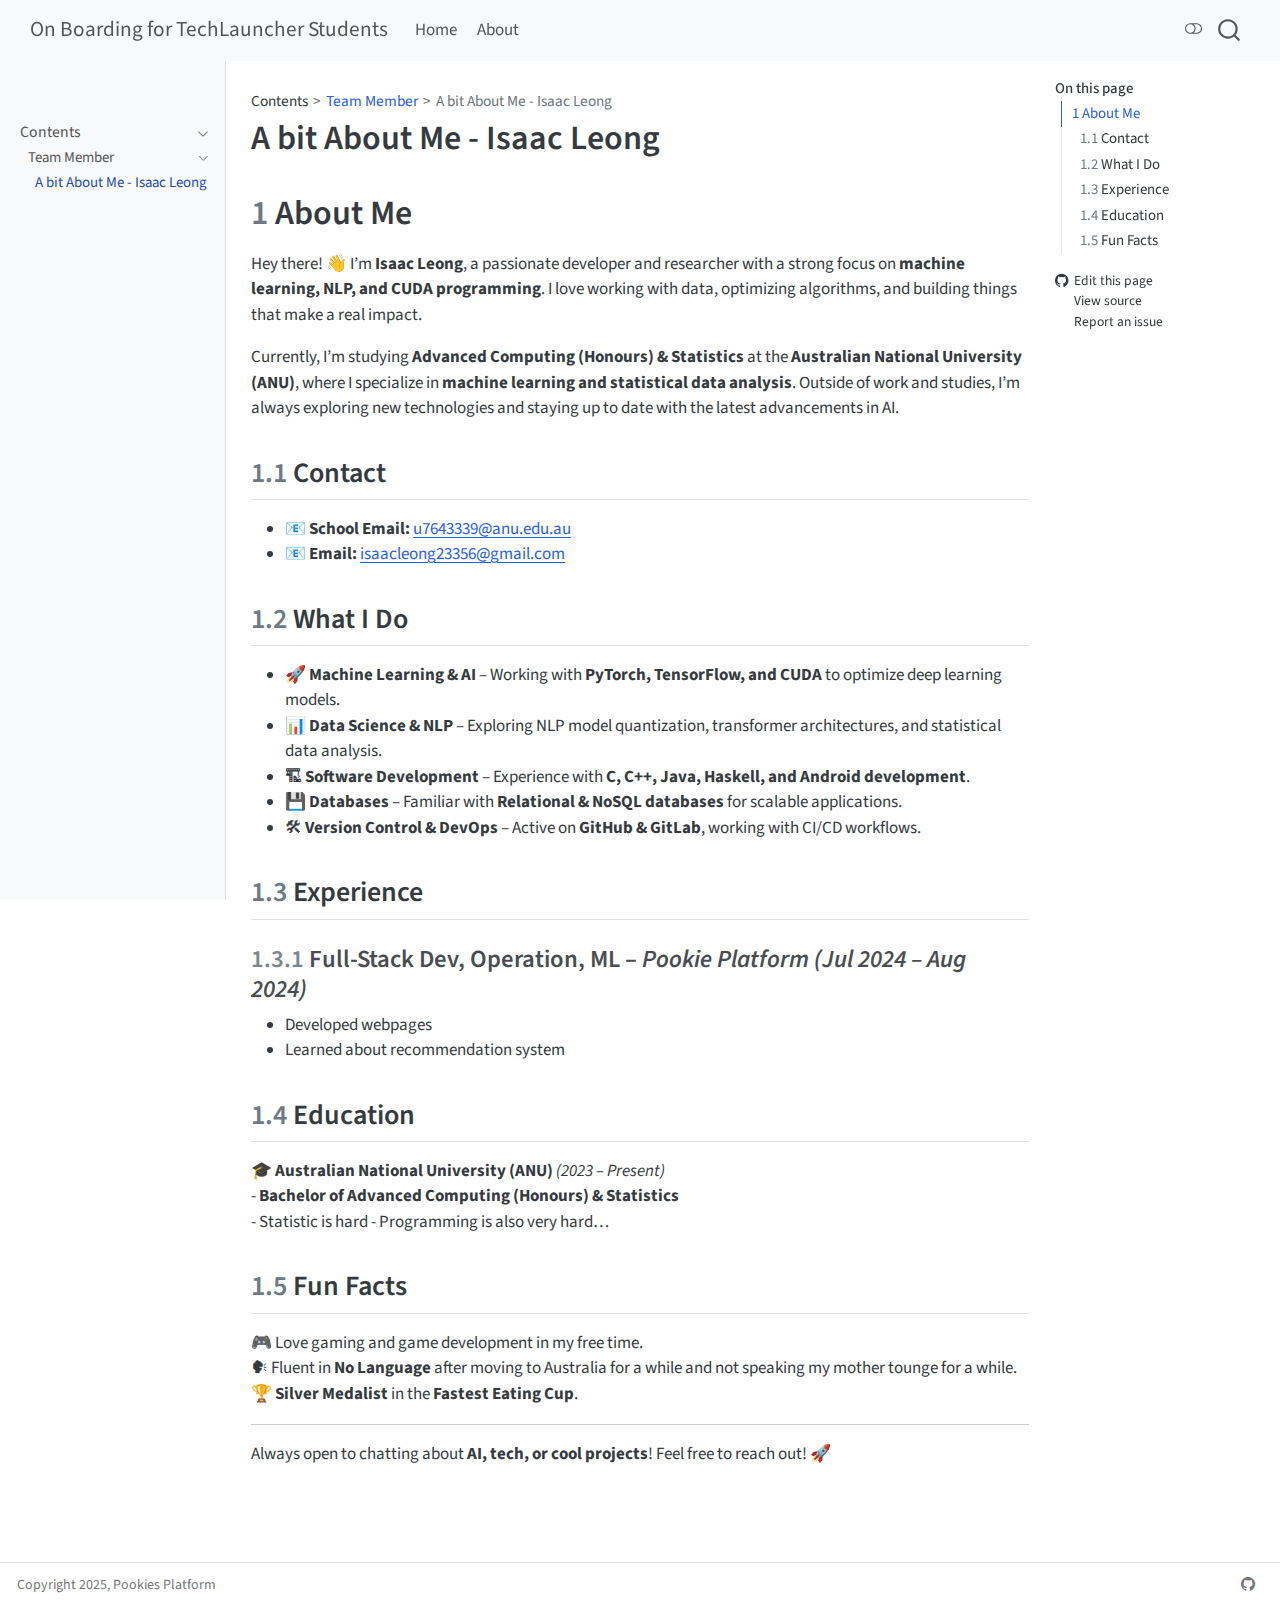
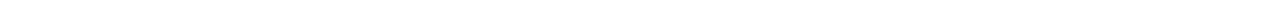
<file: contents/team-member/issac-leong.html>
<!DOCTYPE html>
<html xmlns="http://www.w3.org/1999/xhtml" lang="en" xml:lang="en"><head>

<meta charset="utf-8">
<meta name="generator" content="quarto-1.6.40">

<meta name="viewport" content="width=device-width, initial-scale=1.0, user-scalable=yes">


<title>A bit About Me - Isaac Leong – On Boarding for TechLauncher Students</title>
<style>
code{white-space: pre-wrap;}
span.smallcaps{font-variant: small-caps;}
div.columns{display: flex; gap: min(4vw, 1.5em);}
div.column{flex: auto; overflow-x: auto;}
div.hanging-indent{margin-left: 1.5em; text-indent: -1.5em;}
ul.task-list{list-style: none;}
ul.task-list li input[type="checkbox"] {
  width: 0.8em;
  margin: 0 0.8em 0.2em -1em; /* quarto-specific, see https://github.com/quarto-dev/quarto-cli/issues/4556 */ 
  vertical-align: middle;
}
</style>


<script src="../../site_libs/quarto-nav/quarto-nav.js"></script>
<script src="../../site_libs/quarto-nav/headroom.min.js"></script>
<script src="../../site_libs/clipboard/clipboard.min.js"></script>
<script src="../../site_libs/quarto-search/autocomplete.umd.js"></script>
<script src="../../site_libs/quarto-search/fuse.min.js"></script>
<script src="../../site_libs/quarto-search/quarto-search.js"></script>
<meta name="quarto:offset" content="../../">
<script src="../../site_libs/quarto-html/quarto.js"></script>
<script src="../../site_libs/quarto-html/popper.min.js"></script>
<script src="../../site_libs/quarto-html/tippy.umd.min.js"></script>
<script src="../../site_libs/quarto-html/anchor.min.js"></script>
<link href="../../site_libs/quarto-html/tippy.css" rel="stylesheet">
<link href="../../site_libs/quarto-html/quarto-syntax-highlighting-549806ee2085284f45b00abea8c6df48.css" rel="stylesheet" class="quarto-color-scheme" id="quarto-text-highlighting-styles">
<link href="../../site_libs/quarto-html/quarto-syntax-highlighting-dark-8ea72dc5fed832574809a9c94082fbbb.css" rel="prefetch" class="quarto-color-scheme quarto-color-alternate" id="quarto-text-highlighting-styles">
<script src="../../site_libs/bootstrap/bootstrap.min.js"></script>
<link href="../../site_libs/bootstrap/bootstrap-icons.css" rel="stylesheet">
<link href="../../site_libs/bootstrap/bootstrap-1a941ba53de54fd32606c4de22292d93.min.css" rel="stylesheet" append-hash="true" class="quarto-color-scheme" id="quarto-bootstrap" data-mode="light">
<link href="../../site_libs/bootstrap/bootstrap-dark-3fc50e4ca44fed7f1d71d0ae0ac72807.min.css" rel="prefetch" append-hash="true" class="quarto-color-scheme quarto-color-alternate" id="quarto-bootstrap" data-mode="dark">
<script id="quarto-search-options" type="application/json">{
  "location": "navbar",
  "copy-button": false,
  "collapse-after": 3,
  "panel-placement": "end",
  "type": "overlay",
  "limit": 50,
  "keyboard-shortcut": [
    "f",
    "/",
    "s"
  ],
  "show-item-context": false,
  "language": {
    "search-no-results-text": "No results",
    "search-matching-documents-text": "matching documents",
    "search-copy-link-title": "Copy link to search",
    "search-hide-matches-text": "Hide additional matches",
    "search-more-match-text": "more match in this document",
    "search-more-matches-text": "more matches in this document",
    "search-clear-button-title": "Clear",
    "search-text-placeholder": "",
    "search-detached-cancel-button-title": "Cancel",
    "search-submit-button-title": "Submit",
    "search-label": "Search"
  }
}</script>
<style>html{ scroll-behavior: smooth; }</style>


<link rel="stylesheet" href="../../styles.css">
</head>

<body class="nav-sidebar docked nav-fixed">

<div id="quarto-search-results"></div>
  <header id="quarto-header" class="headroom fixed-top">
    <nav class="navbar navbar-expand-lg " data-bs-theme="dark">
      <div class="navbar-container container-fluid">
      <div class="navbar-brand-container mx-auto">
    <a class="navbar-brand" href="../../index.html">
    <span class="navbar-title">On Boarding for TechLauncher Students</span>
    </a>
  </div>
            <div id="quarto-search" class="" title="Search"></div>
          <button class="navbar-toggler" type="button" data-bs-toggle="collapse" data-bs-target="#navbarCollapse" aria-controls="navbarCollapse" role="menu" aria-expanded="false" aria-label="Toggle navigation" onclick="if (window.quartoToggleHeadroom) { window.quartoToggleHeadroom(); }">
  <span class="navbar-toggler-icon"></span>
</button>
          <div class="collapse navbar-collapse" id="navbarCollapse">
            <ul class="navbar-nav navbar-nav-scroll me-auto">
  <li class="nav-item">
    <a class="nav-link" href="../../index.html"> 
<span class="menu-text">Home</span></a>
  </li>  
  <li class="nav-item">
    <a class="nav-link" href="../../about.html"> 
<span class="menu-text">About</span></a>
  </li>  
</ul>
          </div> <!-- /navcollapse -->
            <div class="quarto-navbar-tools">
  <a href="" class="quarto-color-scheme-toggle quarto-navigation-tool  px-1" onclick="window.quartoToggleColorScheme(); return false;" title="Toggle dark mode"><i class="bi"></i></a>
</div>
      </div> <!-- /container-fluid -->
    </nav>
  <nav class="quarto-secondary-nav">
    <div class="container-fluid d-flex">
      <button type="button" class="quarto-btn-toggle btn" data-bs-toggle="collapse" role="button" data-bs-target=".quarto-sidebar-collapse-item" aria-controls="quarto-sidebar" aria-expanded="false" aria-label="Toggle sidebar navigation" onclick="if (window.quartoToggleHeadroom) { window.quartoToggleHeadroom(); }">
        <i class="bi bi-layout-text-sidebar-reverse"></i>
      </button>
        <nav class="quarto-page-breadcrumbs" aria-label="breadcrumb"><ol class="breadcrumb"><li class="breadcrumb-item">Contents</li><li class="breadcrumb-item"><a href="../../contents/team-member/issac-leong.html">Team Member</a></li><li class="breadcrumb-item"><a href="../../contents/team-member/issac-leong.html">A bit About Me - Isaac Leong</a></li></ol></nav>
        <a class="flex-grow-1" role="navigation" data-bs-toggle="collapse" data-bs-target=".quarto-sidebar-collapse-item" aria-controls="quarto-sidebar" aria-expanded="false" aria-label="Toggle sidebar navigation" onclick="if (window.quartoToggleHeadroom) { window.quartoToggleHeadroom(); }">      
        </a>
      <button type="button" class="btn quarto-search-button" aria-label="Search" onclick="window.quartoOpenSearch();">
        <i class="bi bi-search"></i>
      </button>
    </div>
  </nav>
</header>
<!-- content -->
<div id="quarto-content" class="quarto-container page-columns page-rows-contents page-layout-article page-navbar">
<!-- sidebar -->
  <nav id="quarto-sidebar" class="sidebar collapse collapse-horizontal quarto-sidebar-collapse-item sidebar-navigation docked overflow-auto">
        <div class="mt-2 flex-shrink-0 align-items-center">
        <div class="sidebar-search">
        <div id="quarto-search" class="" title="Search"></div>
        </div>
        </div>
    <div class="sidebar-menu-container"> 
    <ul class="list-unstyled mt-1">
        <li class="sidebar-item sidebar-item-section">
      <div class="sidebar-item-container"> 
            <a class="sidebar-item-text sidebar-link text-start" data-bs-toggle="collapse" data-bs-target="#quarto-sidebar-section-1" role="navigation" aria-expanded="true">
 <span class="menu-text">Contents</span></a>
          <a class="sidebar-item-toggle text-start" data-bs-toggle="collapse" data-bs-target="#quarto-sidebar-section-1" role="navigation" aria-expanded="true" aria-label="Toggle section">
            <i class="bi bi-chevron-right ms-2"></i>
          </a> 
      </div>
      <ul id="quarto-sidebar-section-1" class="collapse list-unstyled sidebar-section depth1 show">  
          <li class="sidebar-item sidebar-item-section">
      <div class="sidebar-item-container"> 
            <a class="sidebar-item-text sidebar-link text-start" data-bs-toggle="collapse" data-bs-target="#quarto-sidebar-section-2" role="navigation" aria-expanded="true">
 <span class="menu-text">Team Member</span></a>
          <a class="sidebar-item-toggle text-start" data-bs-toggle="collapse" data-bs-target="#quarto-sidebar-section-2" role="navigation" aria-expanded="true" aria-label="Toggle section">
            <i class="bi bi-chevron-right ms-2"></i>
          </a> 
      </div>
      <ul id="quarto-sidebar-section-2" class="collapse list-unstyled sidebar-section depth2 show">  
          <li class="sidebar-item">
  <div class="sidebar-item-container"> 
  <a href="../../contents/team-member/issac-leong.html" class="sidebar-item-text sidebar-link active">
 <span class="menu-text">A bit About Me - Isaac Leong</span></a>
  </div>
</li>
      </ul>
  </li>
      </ul>
  </li>
    </ul>
    </div>
</nav>
<div id="quarto-sidebar-glass" class="quarto-sidebar-collapse-item" data-bs-toggle="collapse" data-bs-target=".quarto-sidebar-collapse-item"></div>
<!-- margin-sidebar -->
    <div id="quarto-margin-sidebar" class="sidebar margin-sidebar">
        <nav id="TOC" role="doc-toc" class="toc-active">
    <h2 id="toc-title">On this page</h2>
   
  <ul>
  <li><a href="#about-me" id="toc-about-me" class="nav-link active" data-scroll-target="#about-me"><span class="header-section-number">1</span> About Me</a>
  <ul class="collapse">
  <li><a href="#contact" id="toc-contact" class="nav-link" data-scroll-target="#contact"><span class="header-section-number">1.1</span> Contact</a></li>
  <li><a href="#what-i-do" id="toc-what-i-do" class="nav-link" data-scroll-target="#what-i-do"><span class="header-section-number">1.2</span> What I Do</a></li>
  <li><a href="#experience" id="toc-experience" class="nav-link" data-scroll-target="#experience"><span class="header-section-number">1.3</span> Experience</a>
  <ul class="collapse">
  <li><a href="#full-stack-dev-operation-ml-pookie-platform-jul-2024-aug-2024" id="toc-full-stack-dev-operation-ml-pookie-platform-jul-2024-aug-2024" class="nav-link" data-scroll-target="#full-stack-dev-operation-ml-pookie-platform-jul-2024-aug-2024"><span class="header-section-number">1.3.1</span> Full-Stack Dev, Operation, ML – <em>Pookie Platform</em> <em>(Jul 2024 – Aug 2024)</em></a></li>
  </ul></li>
  <li><a href="#education" id="toc-education" class="nav-link" data-scroll-target="#education"><span class="header-section-number">1.4</span> Education</a></li>
  <li><a href="#fun-facts" id="toc-fun-facts" class="nav-link" data-scroll-target="#fun-facts"><span class="header-section-number">1.5</span> Fun Facts</a></li>
  </ul></li>
  </ul>
<div class="toc-actions"><ul><li><a href="https://github.com/Isaac7777-cpu/comp3425-data-mining-notes/edit/main/on-boarding/contents/team-member/issac-leong.qmd" class="toc-action"><i class="bi bi-github"></i>Edit this page</a></li><li><a href="https://github.com/Isaac7777-cpu/comp3425-data-mining-notes/blob/main/on-boarding/contents/team-member/issac-leong.qmd" class="toc-action"><i class="bi empty"></i>View source</a></li><li><a href="https://github.com/Isaac7777-cpu/comp3425-data-mining-notes/issues/new" class="toc-action"><i class="bi empty"></i>Report an issue</a></li></ul></div></nav>
    </div>
<!-- main -->
<main class="content" id="quarto-document-content">

<header id="title-block-header" class="quarto-title-block default"><nav class="quarto-page-breadcrumbs quarto-title-breadcrumbs d-none d-lg-block" aria-label="breadcrumb"><ol class="breadcrumb"><li class="breadcrumb-item">Contents</li><li class="breadcrumb-item"><a href="../../contents/team-member/issac-leong.html">Team Member</a></li><li class="breadcrumb-item"><a href="../../contents/team-member/issac-leong.html">A bit About Me - Isaac Leong</a></li></ol></nav>
<div class="quarto-title">
<h1 class="title">A bit About Me - Isaac Leong</h1>
</div>



<div class="quarto-title-meta">

    
  
    
  </div>
  


</header>


<section id="about-me" class="level1" data-number="1">
<h1 data-number="1"><span class="header-section-number">1</span> About Me</h1>
<p>Hey there! 👋 I’m <strong>Isaac Leong</strong>, a passionate developer and researcher with a strong focus on <strong>machine learning, NLP, and CUDA programming</strong>. I love working with data, optimizing algorithms, and building things that make a real impact.</p>
<p>Currently, I’m studying <strong>Advanced Computing (Honours) &amp; Statistics</strong> at the <strong>Australian National University (ANU)</strong>, where I specialize in <strong>machine learning and statistical data analysis</strong>. Outside of work and studies, I’m always exploring new technologies and staying up to date with the latest advancements in AI.</p>
<section id="contact" class="level2" data-number="1.1">
<h2 data-number="1.1" class="anchored" data-anchor-id="contact"><span class="header-section-number">1.1</span> Contact</h2>
<ul>
<li>📧 <strong>School Email:</strong> <a href="mailto:u7643339@anu.edu.au">u7643339@anu.edu.au</a><br>
</li>
<li>📧 <strong>Email:</strong> <a href="mailto:isaacleong23356@gmail.com">isaacleong23356@gmail.com</a></li>
</ul>
</section>
<section id="what-i-do" class="level2" data-number="1.2">
<h2 data-number="1.2" class="anchored" data-anchor-id="what-i-do"><span class="header-section-number">1.2</span> What I Do</h2>
<ul>
<li>🚀 <strong>Machine Learning &amp; AI</strong> – Working with <strong>PyTorch, TensorFlow, and CUDA</strong> to optimize deep learning models.<br>
</li>
<li>📊 <strong>Data Science &amp; NLP</strong> – Exploring NLP model quantization, transformer architectures, and statistical data analysis.<br>
</li>
<li>🏗 <strong>Software Development</strong> – Experience with <strong>C, C++, Java, Haskell, and Android development</strong>.<br>
</li>
<li>💾 <strong>Databases</strong> – Familiar with <strong>Relational &amp; NoSQL databases</strong> for scalable applications.<br>
</li>
<li>🛠 <strong>Version Control &amp; DevOps</strong> – Active on <strong>GitHub &amp; GitLab</strong>, working with CI/CD workflows.</li>
</ul>
</section>
<section id="experience" class="level2" data-number="1.3">
<h2 data-number="1.3" class="anchored" data-anchor-id="experience"><span class="header-section-number">1.3</span> Experience</h2>
<section id="full-stack-dev-operation-ml-pookie-platform-jul-2024-aug-2024" class="level3" data-number="1.3.1">
<h3 data-number="1.3.1" class="anchored" data-anchor-id="full-stack-dev-operation-ml-pookie-platform-jul-2024-aug-2024"><span class="header-section-number">1.3.1</span> Full-Stack Dev, Operation, ML – <em>Pookie Platform</em> <em>(Jul 2024 – Aug 2024)</em></h3>
<ul>
<li>Developed webpages</li>
<li>Learned about recommendation system</li>
</ul>
</section>
</section>
<section id="education" class="level2" data-number="1.4">
<h2 data-number="1.4" class="anchored" data-anchor-id="education"><span class="header-section-number">1.4</span> Education</h2>
<p>🎓 <strong>Australian National University (ANU)</strong> <em>(2023 – Present)</em><br>
- <strong>Bachelor of Advanced Computing (Honours) &amp; Statistics</strong><br>
- Statistic is hard - Programming is also very hard…</p>
</section>
<section id="fun-facts" class="level2" data-number="1.5">
<h2 data-number="1.5" class="anchored" data-anchor-id="fun-facts"><span class="header-section-number">1.5</span> Fun Facts</h2>
<p>🎮 Love gaming and game development in my free time.<br>
🗣 Fluent in <strong>No Language</strong> after moving to Australia for a while and not speaking my mother tounge for a while. 🏆 <strong>Silver Medalist</strong> in the <strong>Fastest Eating Cup</strong>.</p>
<hr>
<p>Always open to chatting about <strong>AI, tech, or cool projects</strong>! Feel free to reach out! 🚀</p>


</section>
</section>

</main> <!-- /main -->
<script id="quarto-html-after-body" type="application/javascript">
window.document.addEventListener("DOMContentLoaded", function (event) {
  const toggleBodyColorMode = (bsSheetEl) => {
    const mode = bsSheetEl.getAttribute("data-mode");
    const bodyEl = window.document.querySelector("body");
    if (mode === "dark") {
      bodyEl.classList.add("quarto-dark");
      bodyEl.classList.remove("quarto-light");
    } else {
      bodyEl.classList.add("quarto-light");
      bodyEl.classList.remove("quarto-dark");
    }
  }
  const toggleBodyColorPrimary = () => {
    const bsSheetEl = window.document.querySelector("link#quarto-bootstrap");
    if (bsSheetEl) {
      toggleBodyColorMode(bsSheetEl);
    }
  }
  toggleBodyColorPrimary();  
  const disableStylesheet = (stylesheets) => {
    for (let i=0; i < stylesheets.length; i++) {
      const stylesheet = stylesheets[i];
      stylesheet.rel = 'prefetch';
    }
  }
  const enableStylesheet = (stylesheets) => {
    for (let i=0; i < stylesheets.length; i++) {
      const stylesheet = stylesheets[i];
      stylesheet.rel = 'stylesheet';
    }
  }
  const manageTransitions = (selector, allowTransitions) => {
    const els = window.document.querySelectorAll(selector);
    for (let i=0; i < els.length; i++) {
      const el = els[i];
      if (allowTransitions) {
        el.classList.remove('notransition');
      } else {
        el.classList.add('notransition');
      }
    }
  }
  const toggleGiscusIfUsed = (isAlternate, darkModeDefault) => {
    const baseTheme = document.querySelector('#giscus-base-theme')?.value ?? 'light';
    const alternateTheme = document.querySelector('#giscus-alt-theme')?.value ?? 'dark';
    let newTheme = '';
    if(darkModeDefault) {
      newTheme = isAlternate ? baseTheme : alternateTheme;
    } else {
      newTheme = isAlternate ? alternateTheme : baseTheme;
    }
    const changeGiscusTheme = () => {
      // From: https://github.com/giscus/giscus/issues/336
      const sendMessage = (message) => {
        const iframe = document.querySelector('iframe.giscus-frame');
        if (!iframe) return;
        iframe.contentWindow.postMessage({ giscus: message }, 'https://giscus.app');
      }
      sendMessage({
        setConfig: {
          theme: newTheme
        }
      });
    }
    const isGiscussLoaded = window.document.querySelector('iframe.giscus-frame') !== null;
    if (isGiscussLoaded) {
      changeGiscusTheme();
    }
  }
  const toggleColorMode = (alternate) => {
    // Switch the stylesheets
    const alternateStylesheets = window.document.querySelectorAll('link.quarto-color-scheme.quarto-color-alternate');
    manageTransitions('#quarto-margin-sidebar .nav-link', false);
    if (alternate) {
      enableStylesheet(alternateStylesheets);
      for (const sheetNode of alternateStylesheets) {
        if (sheetNode.id === "quarto-bootstrap") {
          toggleBodyColorMode(sheetNode);
        }
      }
    } else {
      disableStylesheet(alternateStylesheets);
      toggleBodyColorPrimary();
    }
    manageTransitions('#quarto-margin-sidebar .nav-link', true);
    // Switch the toggles
    const toggles = window.document.querySelectorAll('.quarto-color-scheme-toggle');
    for (let i=0; i < toggles.length; i++) {
      const toggle = toggles[i];
      if (toggle) {
        if (alternate) {
          toggle.classList.add("alternate");     
        } else {
          toggle.classList.remove("alternate");
        }
      }
    }
    // Hack to workaround the fact that safari doesn't
    // properly recolor the scrollbar when toggling (#1455)
    if (navigator.userAgent.indexOf('Safari') > 0 && navigator.userAgent.indexOf('Chrome') == -1) {
      manageTransitions("body", false);
      window.scrollTo(0, 1);
      setTimeout(() => {
        window.scrollTo(0, 0);
        manageTransitions("body", true);
      }, 40);  
    }
  }
  const isFileUrl = () => { 
    return window.location.protocol === 'file:';
  }
  const hasAlternateSentinel = () => {  
    let styleSentinel = getColorSchemeSentinel();
    if (styleSentinel !== null) {
      return styleSentinel === "alternate";
    } else {
      return false;
    }
  }
  const setStyleSentinel = (alternate) => {
    const value = alternate ? "alternate" : "default";
    if (!isFileUrl()) {
      window.localStorage.setItem("quarto-color-scheme", value);
    } else {
      localAlternateSentinel = value;
    }
  }
  const getColorSchemeSentinel = () => {
    if (!isFileUrl()) {
      const storageValue = window.localStorage.getItem("quarto-color-scheme");
      return storageValue != null ? storageValue : localAlternateSentinel;
    } else {
      return localAlternateSentinel;
    }
  }
  const darkModeDefault = false;
  let localAlternateSentinel = darkModeDefault ? 'alternate' : 'default';
  // Dark / light mode switch
  window.quartoToggleColorScheme = () => {
    // Read the current dark / light value 
    let toAlternate = !hasAlternateSentinel();
    toggleColorMode(toAlternate);
    setStyleSentinel(toAlternate);
    toggleGiscusIfUsed(toAlternate, darkModeDefault);
  };
  // Ensure there is a toggle, if there isn't float one in the top right
  if (window.document.querySelector('.quarto-color-scheme-toggle') === null) {
    const a = window.document.createElement('a');
    a.classList.add('top-right');
    a.classList.add('quarto-color-scheme-toggle');
    a.href = "";
    a.onclick = function() { try { window.quartoToggleColorScheme(); } catch {} return false; };
    const i = window.document.createElement("i");
    i.classList.add('bi');
    a.appendChild(i);
    window.document.body.appendChild(a);
  }
  // Switch to dark mode if need be
  if (hasAlternateSentinel()) {
    toggleColorMode(true);
  } else {
    toggleColorMode(false);
  }
  const icon = "";
  const anchorJS = new window.AnchorJS();
  anchorJS.options = {
    placement: 'right',
    icon: icon
  };
  anchorJS.add('.anchored');
  const isCodeAnnotation = (el) => {
    for (const clz of el.classList) {
      if (clz.startsWith('code-annotation-')) {                     
        return true;
      }
    }
    return false;
  }
  const onCopySuccess = function(e) {
    // button target
    const button = e.trigger;
    // don't keep focus
    button.blur();
    // flash "checked"
    button.classList.add('code-copy-button-checked');
    var currentTitle = button.getAttribute("title");
    button.setAttribute("title", "Copied!");
    let tooltip;
    if (window.bootstrap) {
      button.setAttribute("data-bs-toggle", "tooltip");
      button.setAttribute("data-bs-placement", "left");
      button.setAttribute("data-bs-title", "Copied!");
      tooltip = new bootstrap.Tooltip(button, 
        { trigger: "manual", 
          customClass: "code-copy-button-tooltip",
          offset: [0, -8]});
      tooltip.show();    
    }
    setTimeout(function() {
      if (tooltip) {
        tooltip.hide();
        button.removeAttribute("data-bs-title");
        button.removeAttribute("data-bs-toggle");
        button.removeAttribute("data-bs-placement");
      }
      button.setAttribute("title", currentTitle);
      button.classList.remove('code-copy-button-checked');
    }, 1000);
    // clear code selection
    e.clearSelection();
  }
  const getTextToCopy = function(trigger) {
      const codeEl = trigger.previousElementSibling.cloneNode(true);
      for (const childEl of codeEl.children) {
        if (isCodeAnnotation(childEl)) {
          childEl.remove();
        }
      }
      return codeEl.innerText;
  }
  const clipboard = new window.ClipboardJS('.code-copy-button:not([data-in-quarto-modal])', {
    text: getTextToCopy
  });
  clipboard.on('success', onCopySuccess);
  if (window.document.getElementById('quarto-embedded-source-code-modal')) {
    const clipboardModal = new window.ClipboardJS('.code-copy-button[data-in-quarto-modal]', {
      text: getTextToCopy,
      container: window.document.getElementById('quarto-embedded-source-code-modal')
    });
    clipboardModal.on('success', onCopySuccess);
  }
    var localhostRegex = new RegExp(/^(?:http|https):\/\/localhost\:?[0-9]*\//);
    var mailtoRegex = new RegExp(/^mailto:/);
      var filterRegex = new RegExp("https:\/\/pookie-platform\.github\.io\/on-boarding-demo\/");
    var isInternal = (href) => {
        return filterRegex.test(href) || localhostRegex.test(href) || mailtoRegex.test(href);
    }
    // Inspect non-navigation links and adorn them if external
 	var links = window.document.querySelectorAll('a[href]:not(.nav-link):not(.navbar-brand):not(.toc-action):not(.sidebar-link):not(.sidebar-item-toggle):not(.pagination-link):not(.no-external):not([aria-hidden]):not(.dropdown-item):not(.quarto-navigation-tool):not(.about-link)');
    for (var i=0; i<links.length; i++) {
      const link = links[i];
      if (!isInternal(link.href)) {
        // undo the damage that might have been done by quarto-nav.js in the case of
        // links that we want to consider external
        if (link.dataset.originalHref !== undefined) {
          link.href = link.dataset.originalHref;
        }
      }
    }
  function tippyHover(el, contentFn, onTriggerFn, onUntriggerFn) {
    const config = {
      allowHTML: true,
      maxWidth: 500,
      delay: 100,
      arrow: false,
      appendTo: function(el) {
          return el.parentElement;
      },
      interactive: true,
      interactiveBorder: 10,
      theme: 'quarto',
      placement: 'bottom-start',
    };
    if (contentFn) {
      config.content = contentFn;
    }
    if (onTriggerFn) {
      config.onTrigger = onTriggerFn;
    }
    if (onUntriggerFn) {
      config.onUntrigger = onUntriggerFn;
    }
    window.tippy(el, config); 
  }
  const noterefs = window.document.querySelectorAll('a[role="doc-noteref"]');
  for (var i=0; i<noterefs.length; i++) {
    const ref = noterefs[i];
    tippyHover(ref, function() {
      // use id or data attribute instead here
      let href = ref.getAttribute('data-footnote-href') || ref.getAttribute('href');
      try { href = new URL(href).hash; } catch {}
      const id = href.replace(/^#\/?/, "");
      const note = window.document.getElementById(id);
      if (note) {
        return note.innerHTML;
      } else {
        return "";
      }
    });
  }
  const xrefs = window.document.querySelectorAll('a.quarto-xref');
  const processXRef = (id, note) => {
    // Strip column container classes
    const stripColumnClz = (el) => {
      el.classList.remove("page-full", "page-columns");
      if (el.children) {
        for (const child of el.children) {
          stripColumnClz(child);
        }
      }
    }
    stripColumnClz(note)
    if (id === null || id.startsWith('sec-')) {
      // Special case sections, only their first couple elements
      const container = document.createElement("div");
      if (note.children && note.children.length > 2) {
        container.appendChild(note.children[0].cloneNode(true));
        for (let i = 1; i < note.children.length; i++) {
          const child = note.children[i];
          if (child.tagName === "P" && child.innerText === "") {
            continue;
          } else {
            container.appendChild(child.cloneNode(true));
            break;
          }
        }
        if (window.Quarto?.typesetMath) {
          window.Quarto.typesetMath(container);
        }
        return container.innerHTML
      } else {
        if (window.Quarto?.typesetMath) {
          window.Quarto.typesetMath(note);
        }
        return note.innerHTML;
      }
    } else {
      // Remove any anchor links if they are present
      const anchorLink = note.querySelector('a.anchorjs-link');
      if (anchorLink) {
        anchorLink.remove();
      }
      if (window.Quarto?.typesetMath) {
        window.Quarto.typesetMath(note);
      }
      if (note.classList.contains("callout")) {
        return note.outerHTML;
      } else {
        return note.innerHTML;
      }
    }
  }
  for (var i=0; i<xrefs.length; i++) {
    const xref = xrefs[i];
    tippyHover(xref, undefined, function(instance) {
      instance.disable();
      let url = xref.getAttribute('href');
      let hash = undefined; 
      if (url.startsWith('#')) {
        hash = url;
      } else {
        try { hash = new URL(url).hash; } catch {}
      }
      if (hash) {
        const id = hash.replace(/^#\/?/, "");
        const note = window.document.getElementById(id);
        if (note !== null) {
          try {
            const html = processXRef(id, note.cloneNode(true));
            instance.setContent(html);
          } finally {
            instance.enable();
            instance.show();
          }
        } else {
          // See if we can fetch this
          fetch(url.split('#')[0])
          .then(res => res.text())
          .then(html => {
            const parser = new DOMParser();
            const htmlDoc = parser.parseFromString(html, "text/html");
            const note = htmlDoc.getElementById(id);
            if (note !== null) {
              const html = processXRef(id, note);
              instance.setContent(html);
            } 
          }).finally(() => {
            instance.enable();
            instance.show();
          });
        }
      } else {
        // See if we can fetch a full url (with no hash to target)
        // This is a special case and we should probably do some content thinning / targeting
        fetch(url)
        .then(res => res.text())
        .then(html => {
          const parser = new DOMParser();
          const htmlDoc = parser.parseFromString(html, "text/html");
          const note = htmlDoc.querySelector('main.content');
          if (note !== null) {
            // This should only happen for chapter cross references
            // (since there is no id in the URL)
            // remove the first header
            if (note.children.length > 0 && note.children[0].tagName === "HEADER") {
              note.children[0].remove();
            }
            const html = processXRef(null, note);
            instance.setContent(html);
          } 
        }).finally(() => {
          instance.enable();
          instance.show();
        });
      }
    }, function(instance) {
    });
  }
      let selectedAnnoteEl;
      const selectorForAnnotation = ( cell, annotation) => {
        let cellAttr = 'data-code-cell="' + cell + '"';
        let lineAttr = 'data-code-annotation="' +  annotation + '"';
        const selector = 'span[' + cellAttr + '][' + lineAttr + ']';
        return selector;
      }
      const selectCodeLines = (annoteEl) => {
        const doc = window.document;
        const targetCell = annoteEl.getAttribute("data-target-cell");
        const targetAnnotation = annoteEl.getAttribute("data-target-annotation");
        const annoteSpan = window.document.querySelector(selectorForAnnotation(targetCell, targetAnnotation));
        const lines = annoteSpan.getAttribute("data-code-lines").split(",");
        const lineIds = lines.map((line) => {
          return targetCell + "-" + line;
        })
        let top = null;
        let height = null;
        let parent = null;
        if (lineIds.length > 0) {
            //compute the position of the single el (top and bottom and make a div)
            const el = window.document.getElementById(lineIds[0]);
            top = el.offsetTop;
            height = el.offsetHeight;
            parent = el.parentElement.parentElement;
          if (lineIds.length > 1) {
            const lastEl = window.document.getElementById(lineIds[lineIds.length - 1]);
            const bottom = lastEl.offsetTop + lastEl.offsetHeight;
            height = bottom - top;
          }
          if (top !== null && height !== null && parent !== null) {
            // cook up a div (if necessary) and position it 
            let div = window.document.getElementById("code-annotation-line-highlight");
            if (div === null) {
              div = window.document.createElement("div");
              div.setAttribute("id", "code-annotation-line-highlight");
              div.style.position = 'absolute';
              parent.appendChild(div);
            }
            div.style.top = top - 2 + "px";
            div.style.height = height + 4 + "px";
            div.style.left = 0;
            let gutterDiv = window.document.getElementById("code-annotation-line-highlight-gutter");
            if (gutterDiv === null) {
              gutterDiv = window.document.createElement("div");
              gutterDiv.setAttribute("id", "code-annotation-line-highlight-gutter");
              gutterDiv.style.position = 'absolute';
              const codeCell = window.document.getElementById(targetCell);
              const gutter = codeCell.querySelector('.code-annotation-gutter');
              gutter.appendChild(gutterDiv);
            }
            gutterDiv.style.top = top - 2 + "px";
            gutterDiv.style.height = height + 4 + "px";
          }
          selectedAnnoteEl = annoteEl;
        }
      };
      const unselectCodeLines = () => {
        const elementsIds = ["code-annotation-line-highlight", "code-annotation-line-highlight-gutter"];
        elementsIds.forEach((elId) => {
          const div = window.document.getElementById(elId);
          if (div) {
            div.remove();
          }
        });
        selectedAnnoteEl = undefined;
      };
        // Handle positioning of the toggle
    window.addEventListener(
      "resize",
      throttle(() => {
        elRect = undefined;
        if (selectedAnnoteEl) {
          selectCodeLines(selectedAnnoteEl);
        }
      }, 10)
    );
    function throttle(fn, ms) {
    let throttle = false;
    let timer;
      return (...args) => {
        if(!throttle) { // first call gets through
            fn.apply(this, args);
            throttle = true;
        } else { // all the others get throttled
            if(timer) clearTimeout(timer); // cancel #2
            timer = setTimeout(() => {
              fn.apply(this, args);
              timer = throttle = false;
            }, ms);
        }
      };
    }
      // Attach click handler to the DT
      const annoteDls = window.document.querySelectorAll('dt[data-target-cell]');
      for (const annoteDlNode of annoteDls) {
        annoteDlNode.addEventListener('click', (event) => {
          const clickedEl = event.target;
          if (clickedEl !== selectedAnnoteEl) {
            unselectCodeLines();
            const activeEl = window.document.querySelector('dt[data-target-cell].code-annotation-active');
            if (activeEl) {
              activeEl.classList.remove('code-annotation-active');
            }
            selectCodeLines(clickedEl);
            clickedEl.classList.add('code-annotation-active');
          } else {
            // Unselect the line
            unselectCodeLines();
            clickedEl.classList.remove('code-annotation-active');
          }
        });
      }
  const findCites = (el) => {
    const parentEl = el.parentElement;
    if (parentEl) {
      const cites = parentEl.dataset.cites;
      if (cites) {
        return {
          el,
          cites: cites.split(' ')
        };
      } else {
        return findCites(el.parentElement)
      }
    } else {
      return undefined;
    }
  };
  var bibliorefs = window.document.querySelectorAll('a[role="doc-biblioref"]');
  for (var i=0; i<bibliorefs.length; i++) {
    const ref = bibliorefs[i];
    const citeInfo = findCites(ref);
    if (citeInfo) {
      tippyHover(citeInfo.el, function() {
        var popup = window.document.createElement('div');
        citeInfo.cites.forEach(function(cite) {
          var citeDiv = window.document.createElement('div');
          citeDiv.classList.add('hanging-indent');
          citeDiv.classList.add('csl-entry');
          var biblioDiv = window.document.getElementById('ref-' + cite);
          if (biblioDiv) {
            citeDiv.innerHTML = biblioDiv.innerHTML;
          }
          popup.appendChild(citeDiv);
        });
        return popup.innerHTML;
      });
    }
  }
});
</script>
</div> <!-- /content -->
<footer class="footer">
  <div class="nav-footer">
    <div class="nav-footer-left">
<p>Copyright 2025, Pookies Platform</p>
</div>   
    <div class="nav-footer-center">
      &nbsp;
    <div class="toc-actions d-sm-block d-md-none"><ul><li><a href="https://github.com/Isaac7777-cpu/comp3425-data-mining-notes/edit/main/on-boarding/contents/team-member/issac-leong.qmd" class="toc-action"><i class="bi bi-github"></i>Edit this page</a></li><li><a href="https://github.com/Isaac7777-cpu/comp3425-data-mining-notes/blob/main/on-boarding/contents/team-member/issac-leong.qmd" class="toc-action"><i class="bi empty"></i>View source</a></li><li><a href="https://github.com/Isaac7777-cpu/comp3425-data-mining-notes/issues/new" class="toc-action"><i class="bi empty"></i>Report an issue</a></li></ul></div></div>
    <div class="nav-footer-right">
      <ul class="footer-items list-unstyled">
    <li class="nav-item compact">
    <a class="nav-link" href="https://pookie-landing-page.vercel.app">
      <i class="bi bi-github" role="img">
</i> 
    </a>
  </li>  
</ul>
    </div>
  </div>
</footer>




<script src="../../site_libs/quarto-html/zenscroll-min.js"></script>
</body></html>
</file>
<file: site_libs/quarto-html/tippy.css>
.tippy-box[data-animation=fade][data-state=hidden]{opacity:0}[data-tippy-root]{max-width:calc(100vw - 10px)}.tippy-box{position:relative;background-color:#333;color:#fff;border-radius:4px;font-size:14px;line-height:1.4;white-space:normal;outline:0;transition-property:transform,visibility,opacity}.tippy-box[data-placement^=top]>.tippy-arrow{bottom:0}.tippy-box[data-placement^=top]>.tippy-arrow:before{bottom:-7px;left:0;border-width:8px 8px 0;border-top-color:initial;transform-origin:center top}.tippy-box[data-placement^=bottom]>.tippy-arrow{top:0}.tippy-box[data-placement^=bottom]>.tippy-arrow:before{top:-7px;left:0;border-width:0 8px 8px;border-bottom-color:initial;transform-origin:center bottom}.tippy-box[data-placement^=left]>.tippy-arrow{right:0}.tippy-box[data-placement^=left]>.tippy-arrow:before{border-width:8px 0 8px 8px;border-left-color:initial;right:-7px;transform-origin:center left}.tippy-box[data-placement^=right]>.tippy-arrow{left:0}.tippy-box[data-placement^=right]>.tippy-arrow:before{left:-7px;border-width:8px 8px 8px 0;border-right-color:initial;transform-origin:center right}.tippy-box[data-inertia][data-state=visible]{transition-timing-function:cubic-bezier(.54,1.5,.38,1.11)}.tippy-arrow{width:16px;height:16px;color:#333}.tippy-arrow:before{content:"";position:absolute;border-color:transparent;border-style:solid}.tippy-content{position:relative;padding:5px 9px;z-index:1}
</file>
<file: site_libs/quarto-html/quarto-syntax-highlighting-549806ee2085284f45b00abea8c6df48.css>
/* quarto syntax highlight colors */
:root {
  --quarto-hl-ot-color: #003B4F;
  --quarto-hl-at-color: #657422;
  --quarto-hl-ss-color: #20794D;
  --quarto-hl-an-color: #5E5E5E;
  --quarto-hl-fu-color: #4758AB;
  --quarto-hl-st-color: #20794D;
  --quarto-hl-cf-color: #003B4F;
  --quarto-hl-op-color: #5E5E5E;
  --quarto-hl-er-color: #AD0000;
  --quarto-hl-bn-color: #AD0000;
  --quarto-hl-al-color: #AD0000;
  --quarto-hl-va-color: #111111;
  --quarto-hl-bu-color: inherit;
  --quarto-hl-ex-color: inherit;
  --quarto-hl-pp-color: #AD0000;
  --quarto-hl-in-color: #5E5E5E;
  --quarto-hl-vs-color: #20794D;
  --quarto-hl-wa-color: #5E5E5E;
  --quarto-hl-do-color: #5E5E5E;
  --quarto-hl-im-color: #00769E;
  --quarto-hl-ch-color: #20794D;
  --quarto-hl-dt-color: #AD0000;
  --quarto-hl-fl-color: #AD0000;
  --quarto-hl-co-color: #5E5E5E;
  --quarto-hl-cv-color: #5E5E5E;
  --quarto-hl-cn-color: #8f5902;
  --quarto-hl-sc-color: #5E5E5E;
  --quarto-hl-dv-color: #AD0000;
  --quarto-hl-kw-color: #003B4F;
}

/* other quarto variables */
:root {
  --quarto-font-monospace: SFMono-Regular, Menlo, Monaco, Consolas, "Liberation Mono", "Courier New", monospace;
}

pre > code.sourceCode > span {
  color: #003B4F;
}

code span {
  color: #003B4F;
}

code.sourceCode > span {
  color: #003B4F;
}

div.sourceCode,
div.sourceCode pre.sourceCode {
  color: #003B4F;
}

code span.ot {
  color: #003B4F;
  font-style: inherit;
}

code span.at {
  color: #657422;
  font-style: inherit;
}

code span.ss {
  color: #20794D;
  font-style: inherit;
}

code span.an {
  color: #5E5E5E;
  font-style: inherit;
}

code span.fu {
  color: #4758AB;
  font-style: inherit;
}

code span.st {
  color: #20794D;
  font-style: inherit;
}

code span.cf {
  color: #003B4F;
  font-weight: bold;
  font-style: inherit;
}

code span.op {
  color: #5E5E5E;
  font-style: inherit;
}

code span.er {
  color: #AD0000;
  font-style: inherit;
}

code span.bn {
  color: #AD0000;
  font-style: inherit;
}

code span.al {
  color: #AD0000;
  font-style: inherit;
}

code span.va {
  color: #111111;
  font-style: inherit;
}

code span.bu {
  font-style: inherit;
}

code span.ex {
  font-style: inherit;
}

code span.pp {
  color: #AD0000;
  font-style: inherit;
}

code span.in {
  color: #5E5E5E;
  font-style: inherit;
}

code span.vs {
  color: #20794D;
  font-style: inherit;
}

code span.wa {
  color: #5E5E5E;
  font-style: italic;
}

code span.do {
  color: #5E5E5E;
  font-style: italic;
}

code span.im {
  color: #00769E;
  font-style: inherit;
}

code span.ch {
  color: #20794D;
  font-style: inherit;
}

code span.dt {
  color: #AD0000;
  font-style: inherit;
}

code span.fl {
  color: #AD0000;
  font-style: inherit;
}

code span.co {
  color: #5E5E5E;
  font-style: inherit;
}

code span.cv {
  color: #5E5E5E;
  font-style: italic;
}

code span.cn {
  color: #8f5902;
  font-style: inherit;
}

code span.sc {
  color: #5E5E5E;
  font-style: inherit;
}

code span.dv {
  color: #AD0000;
  font-style: inherit;
}

code span.kw {
  color: #003B4F;
  font-weight: bold;
  font-style: inherit;
}

.prevent-inlining {
  content: "</";
}

/*# sourceMappingURL=ae99138f4fbc2fb4c9f5e5cd69c22459.css.map */
</file>
<file: site_libs/quarto-html/quarto-syntax-highlighting-dark-8ea72dc5fed832574809a9c94082fbbb.css>
/* quarto syntax highlight colors */
:root {
  --quarto-hl-al-color: #f07178;
  --quarto-hl-an-color: #d4d0ab;
  --quarto-hl-at-color: #00e0e0;
  --quarto-hl-bn-color: #d4d0ab;
  --quarto-hl-bu-color: #abe338;
  --quarto-hl-ch-color: #abe338;
  --quarto-hl-co-color: #f8f8f2;
  --quarto-hl-cv-color: #ffd700;
  --quarto-hl-cn-color: #ffd700;
  --quarto-hl-cf-color: #ffa07a;
  --quarto-hl-dt-color: #ffa07a;
  --quarto-hl-dv-color: #d4d0ab;
  --quarto-hl-do-color: #f8f8f2;
  --quarto-hl-er-color: #f07178;
  --quarto-hl-ex-color: #00e0e0;
  --quarto-hl-fl-color: #d4d0ab;
  --quarto-hl-fu-color: #ffa07a;
  --quarto-hl-im-color: #abe338;
  --quarto-hl-in-color: #d4d0ab;
  --quarto-hl-kw-color: #ffa07a;
  --quarto-hl-op-color: #ffa07a;
  --quarto-hl-ot-color: #00e0e0;
  --quarto-hl-pp-color: #dcc6e0;
  --quarto-hl-re-color: #00e0e0;
  --quarto-hl-sc-color: #abe338;
  --quarto-hl-ss-color: #abe338;
  --quarto-hl-st-color: #abe338;
  --quarto-hl-va-color: #00e0e0;
  --quarto-hl-vs-color: #abe338;
  --quarto-hl-wa-color: #dcc6e0;
}

/* other quarto variables */
:root {
  --quarto-font-monospace: SFMono-Regular, Menlo, Monaco, Consolas, "Liberation Mono", "Courier New", monospace;
}

code span.al {
  background-color: #2a0f15;
  font-weight: bold;
  color: #f07178;
}

code span.an {
  color: #d4d0ab;
}

code span.at {
  color: #00e0e0;
}

code span.bn {
  color: #d4d0ab;
}

code span.bu {
  color: #abe338;
}

code span.ch {
  color: #abe338;
}

code span.co {
  font-style: italic;
  color: #f8f8f2;
}

code span.cv {
  color: #ffd700;
}

code span.cn {
  color: #ffd700;
}

code span.cf {
  font-weight: bold;
  color: #ffa07a;
}

code span.dt {
  color: #ffa07a;
}

code span.dv {
  color: #d4d0ab;
}

code span.do {
  color: #f8f8f2;
}

code span.er {
  color: #f07178;
  text-decoration: underline;
}

code span.ex {
  font-weight: bold;
  color: #00e0e0;
}

code span.fl {
  color: #d4d0ab;
}

code span.fu {
  color: #ffa07a;
}

code span.im {
  color: #abe338;
}

code span.in {
  color: #d4d0ab;
}

code span.kw {
  font-weight: bold;
  color: #ffa07a;
}

pre > code.sourceCode > span {
  color: #f8f8f2;
}

code span {
  color: #f8f8f2;
}

code.sourceCode > span {
  color: #f8f8f2;
}

div.sourceCode,
div.sourceCode pre.sourceCode {
  color: #f8f8f2;
}

code span.op {
  color: #ffa07a;
}

code span.ot {
  color: #00e0e0;
}

code span.pp {
  color: #dcc6e0;
}

code span.re {
  background-color: #f8f8f2;
  color: #00e0e0;
}

code span.sc {
  color: #abe338;
}

code span.ss {
  color: #abe338;
}

code span.st {
  color: #abe338;
}

code span.va {
  color: #00e0e0;
}

code span.vs {
  color: #abe338;
}

code span.wa {
  color: #dcc6e0;
}

.prevent-inlining {
  content: "</";
}

/*# sourceMappingURL=74548907a2aa49896d8738a3cf5e8124.css.map */
</file>
<file: styles.css>
/* css styles */
</file>
